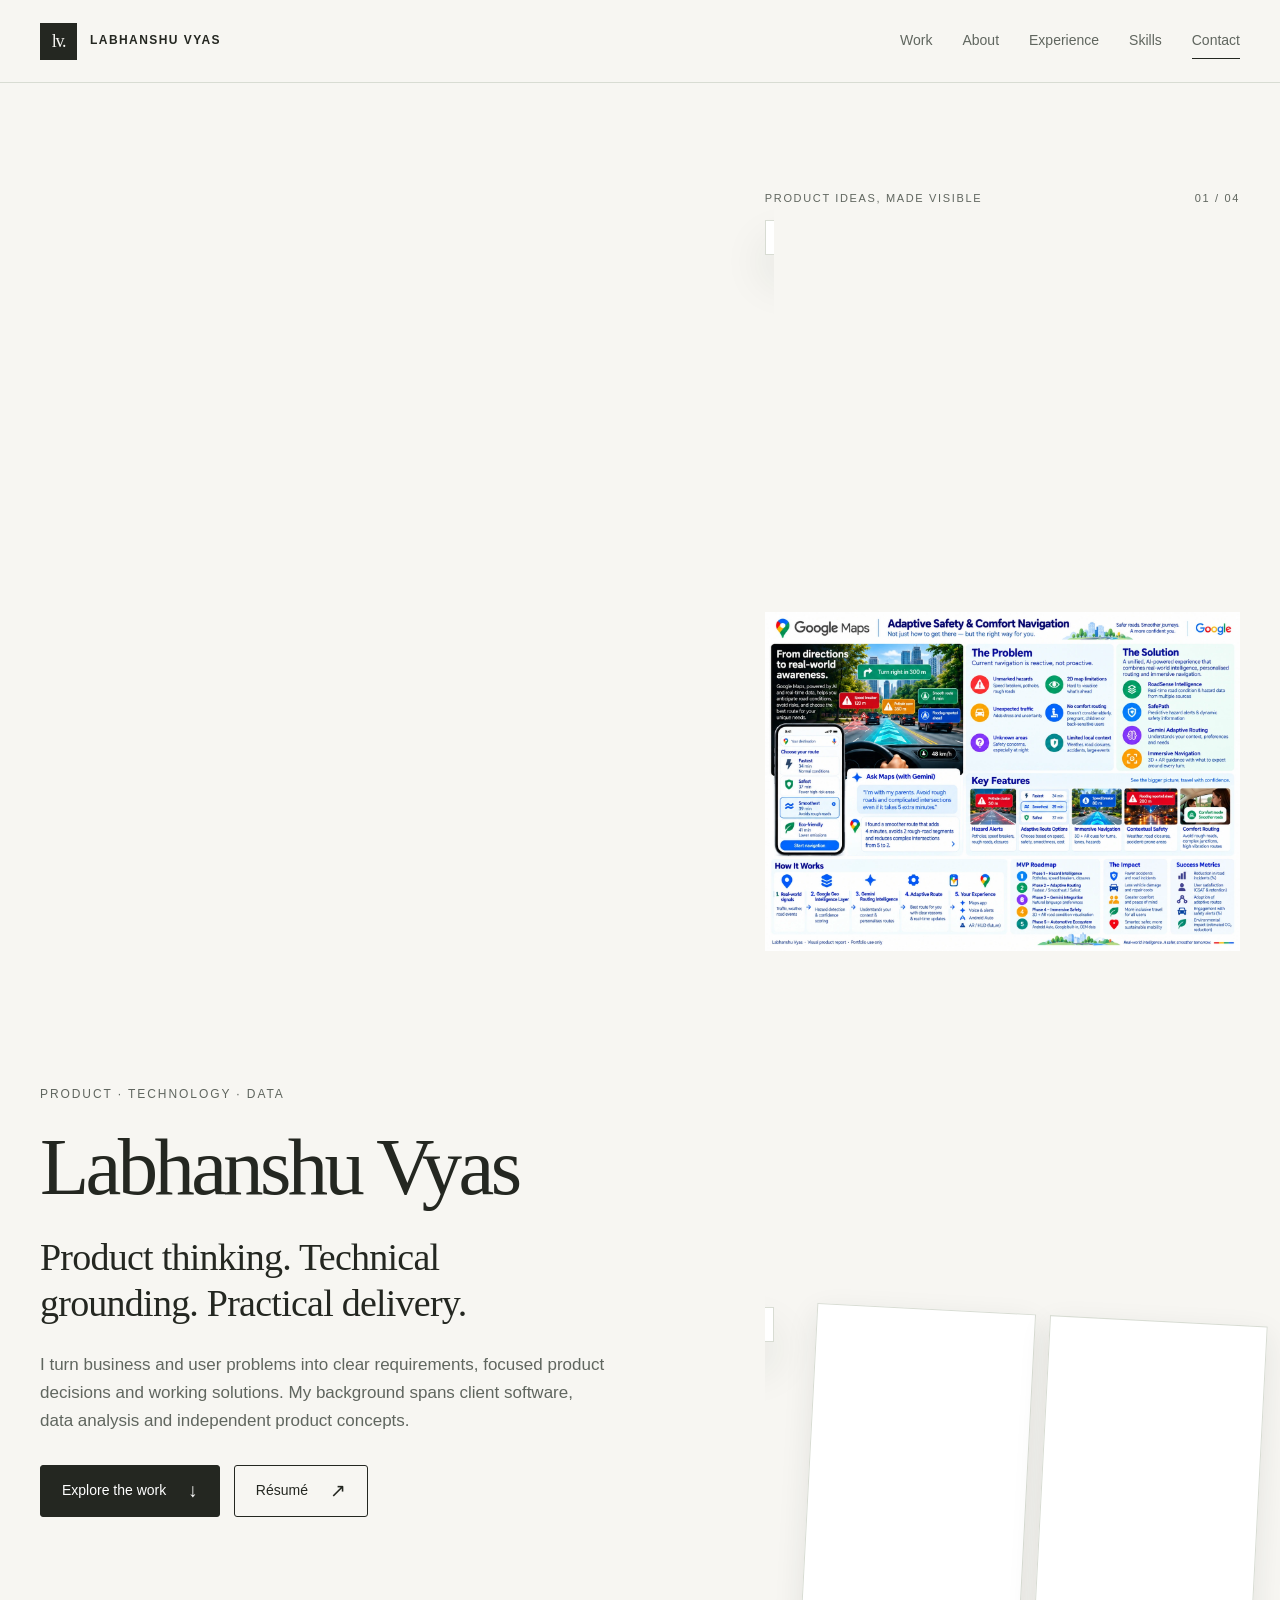
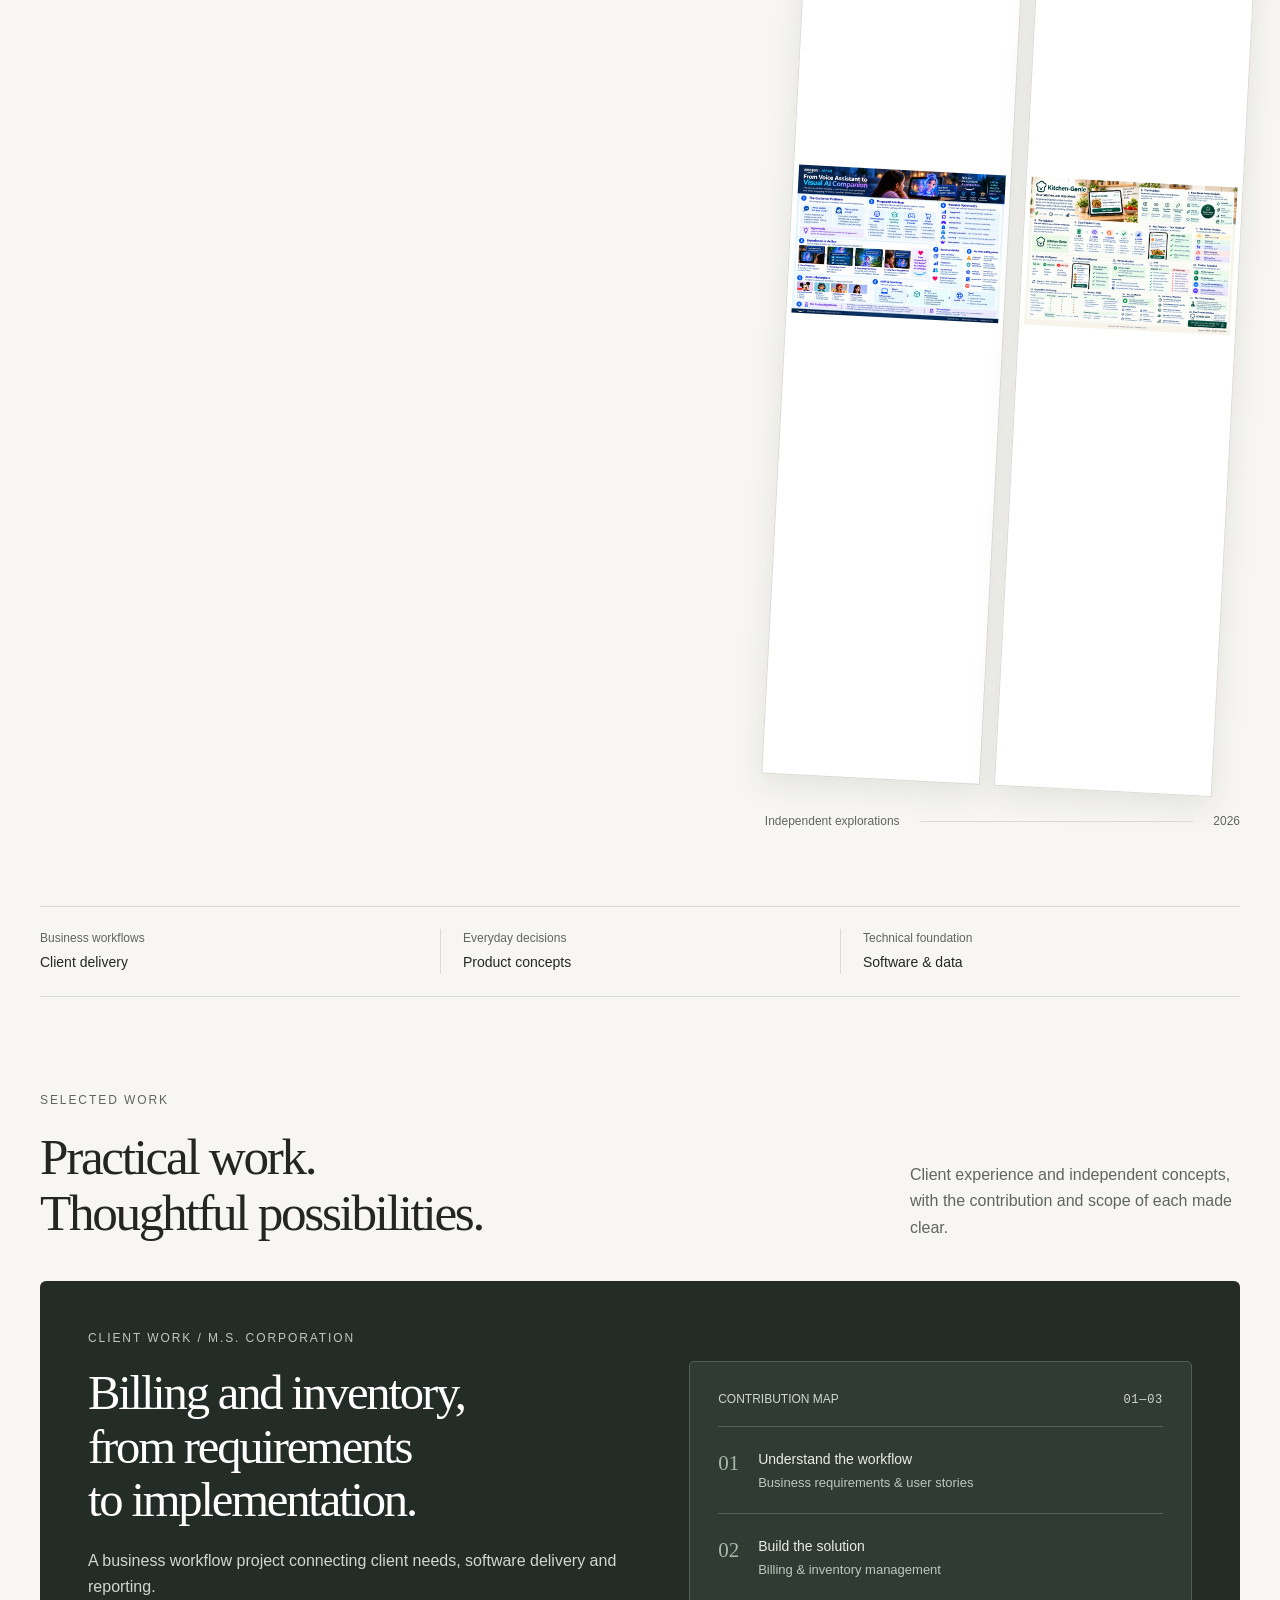
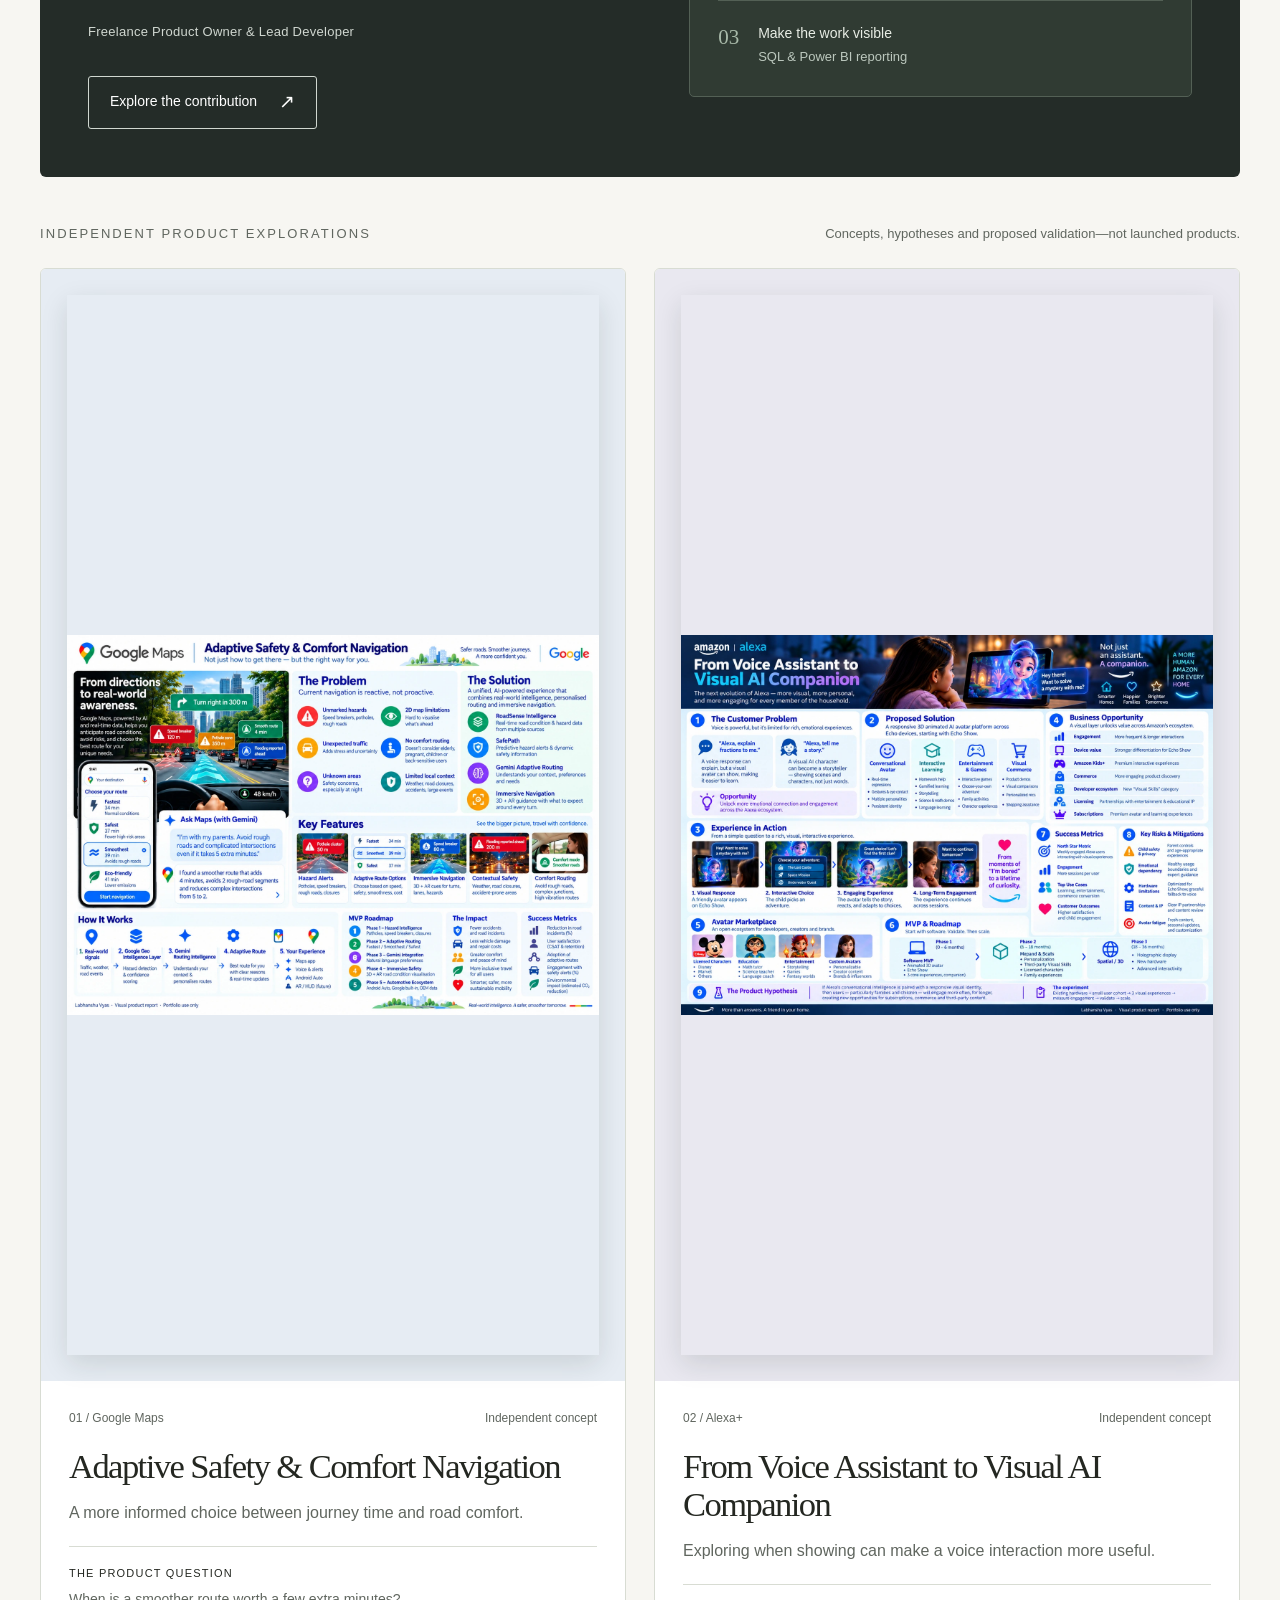
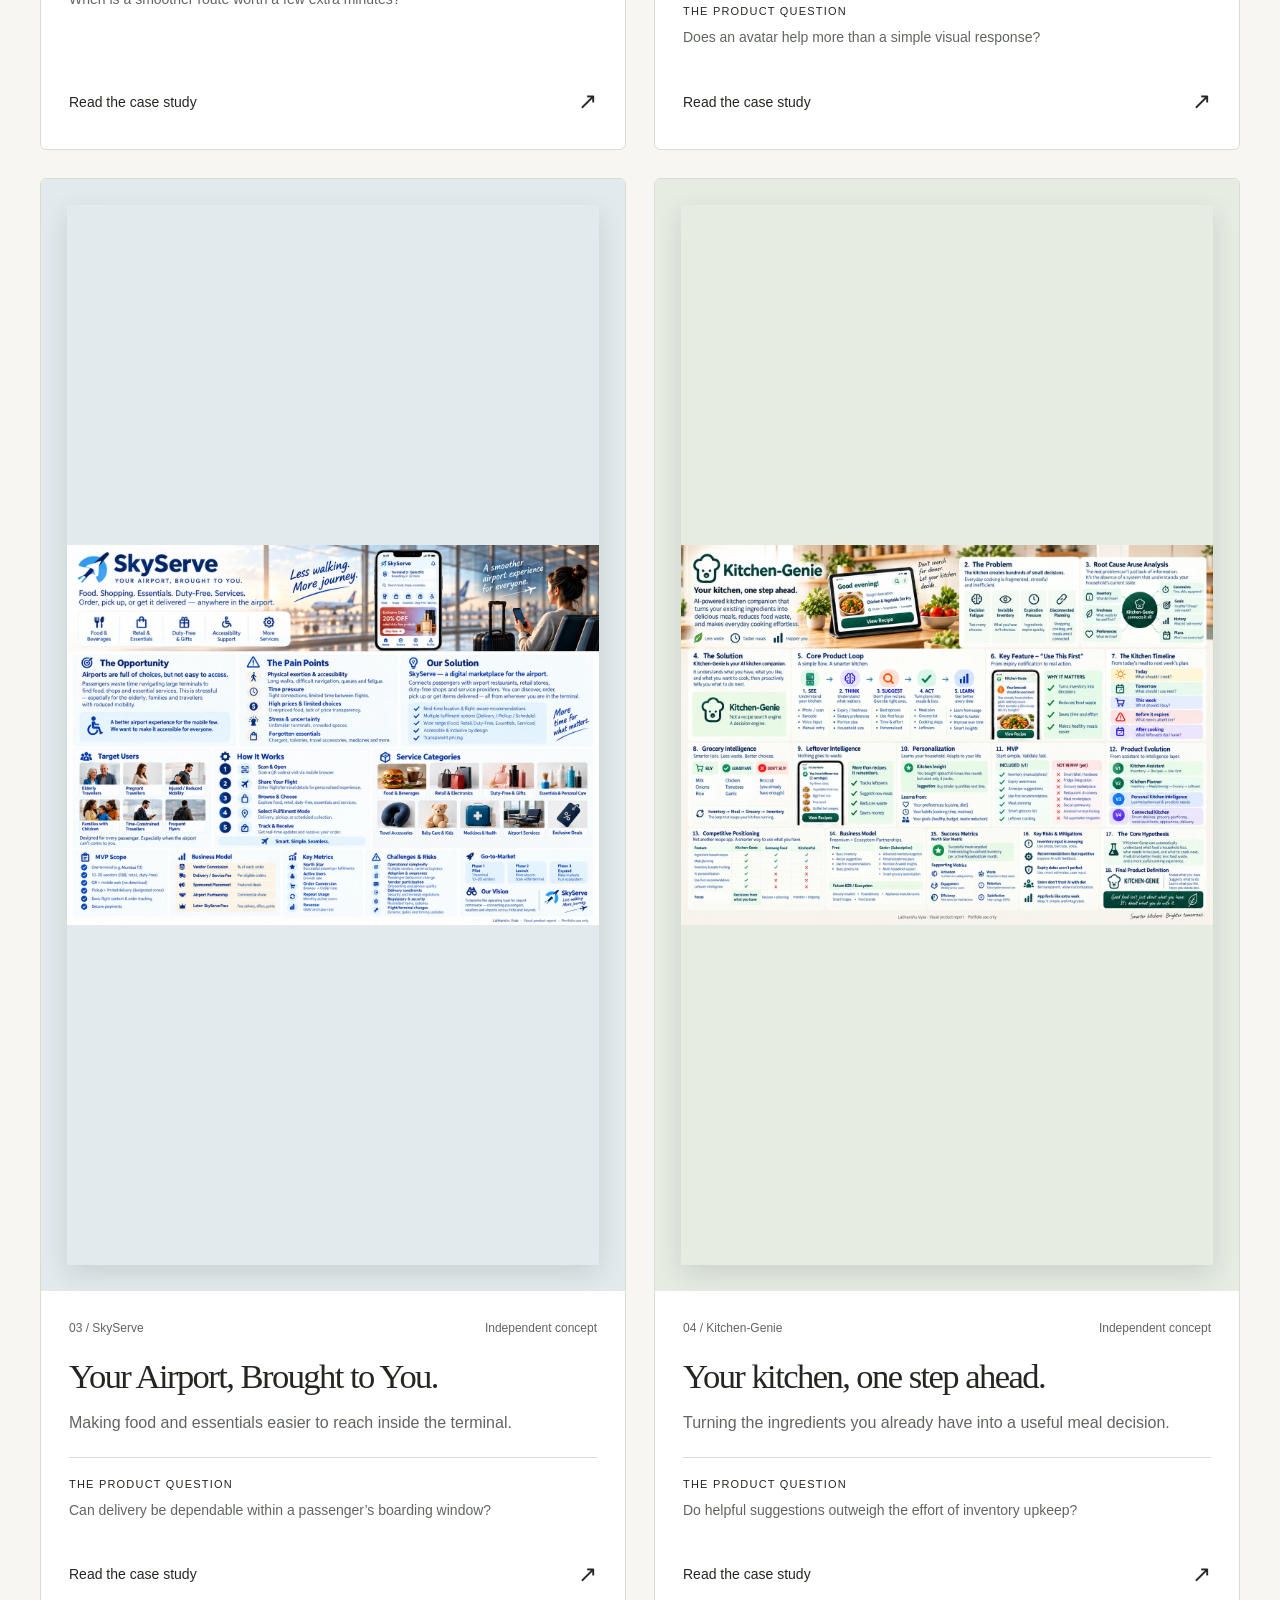
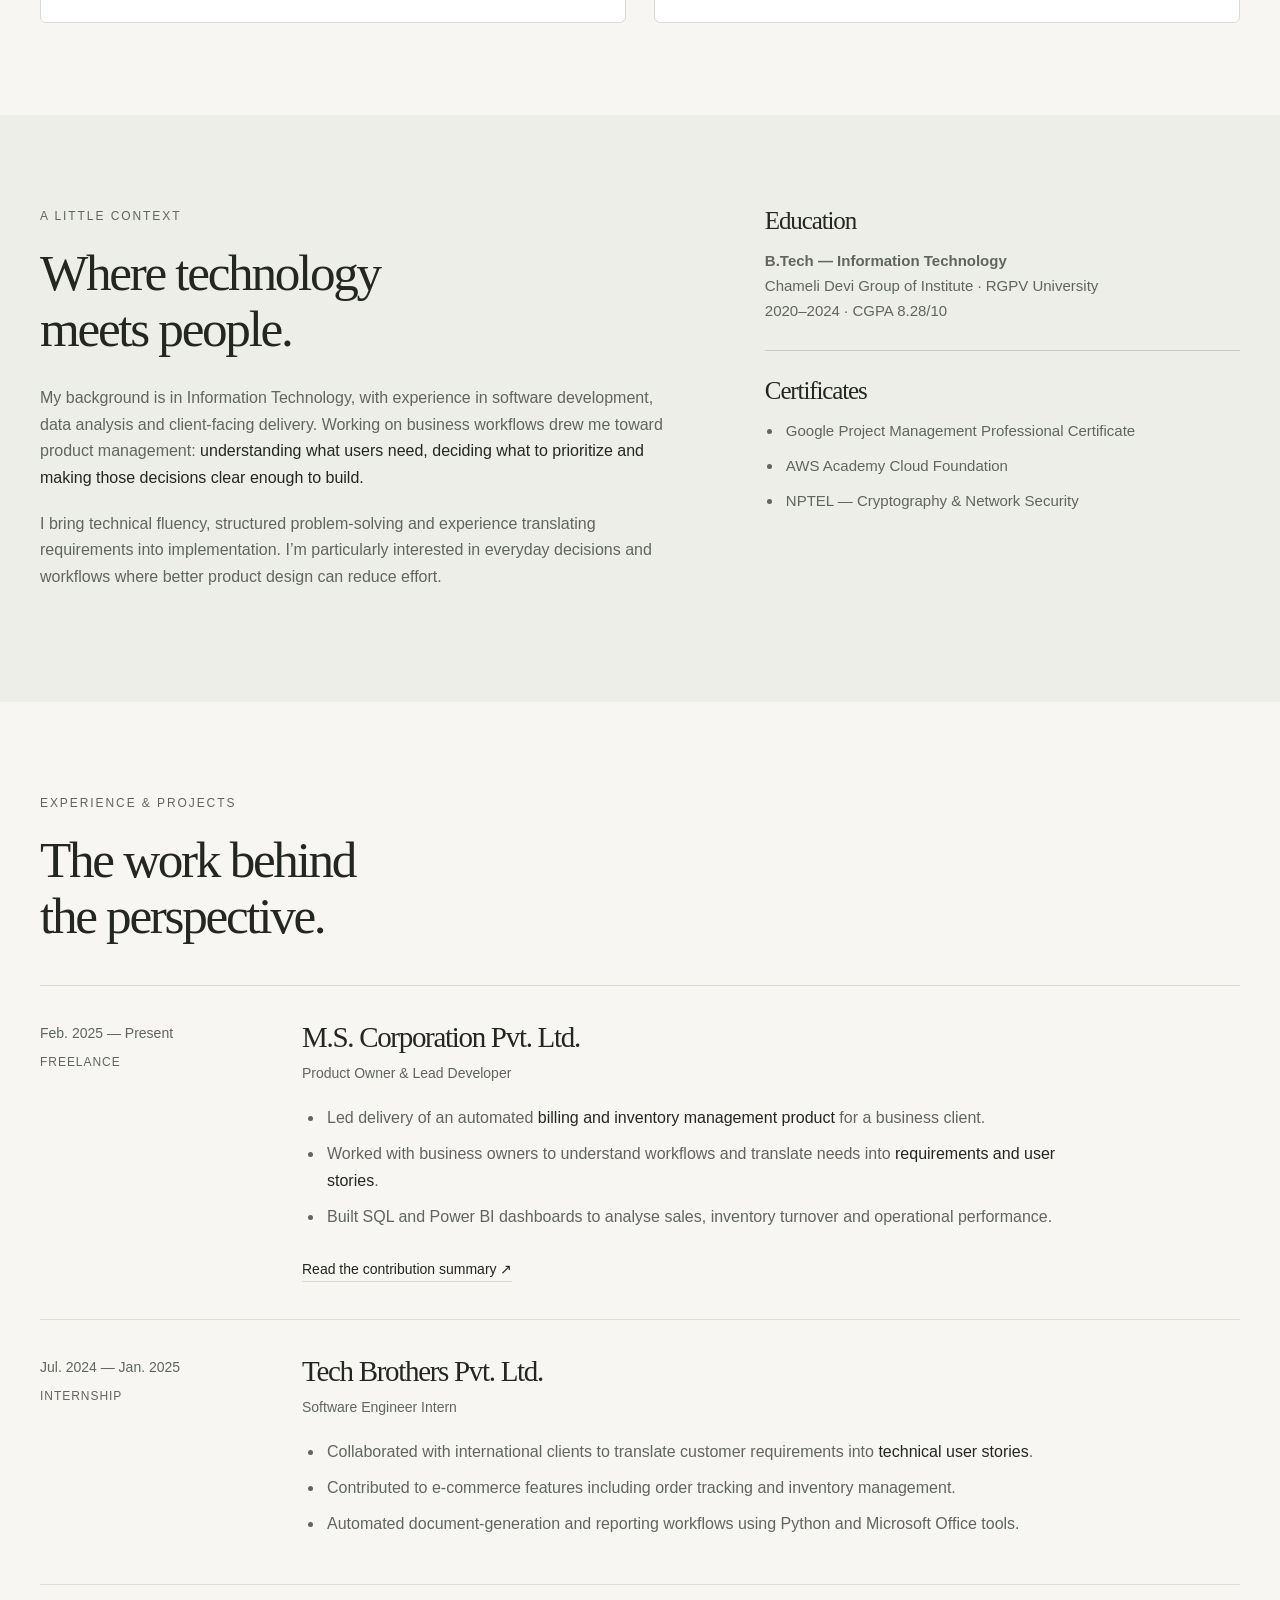
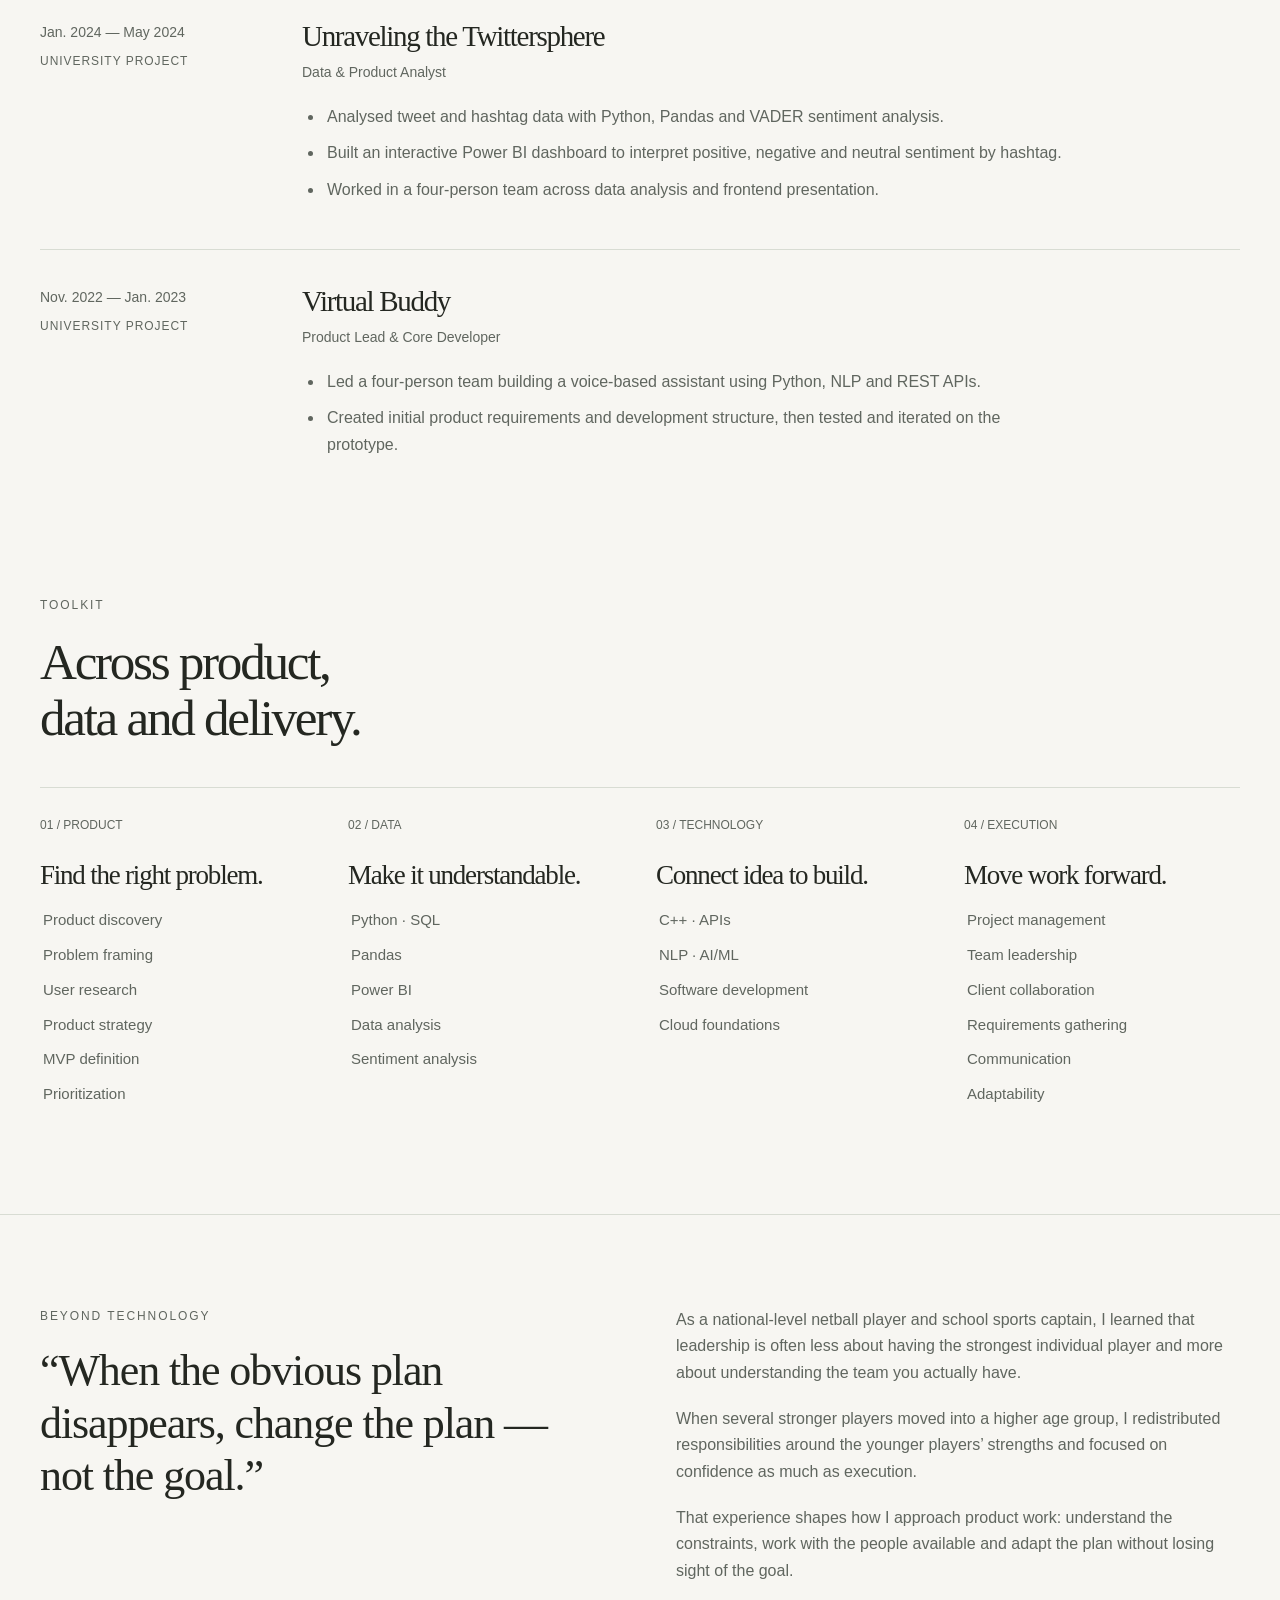
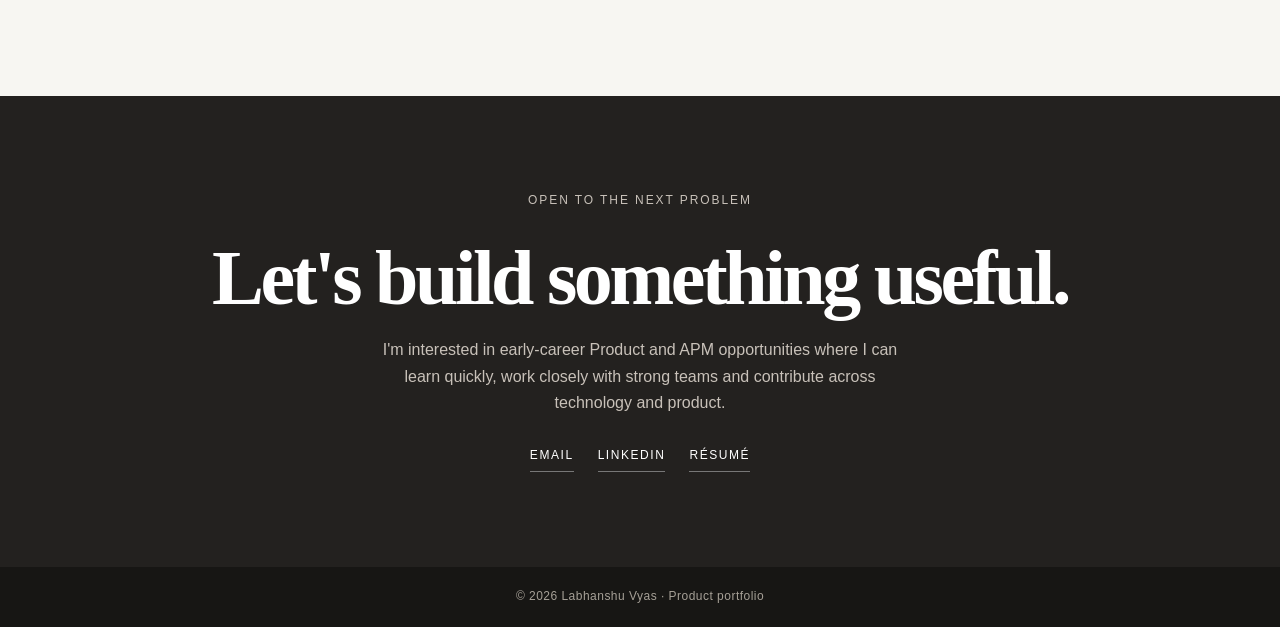
<file: index.html>
<!doctype html>
<html lang="en"><head><meta charset="utf-8"><meta name="viewport" content="width=device-width,initial-scale=1"><meta name="description" content="Labhanshu Vyas — product thinking, technical grounding and practical delivery. Client work and independent product concepts."><meta name="theme-color" content="#f7f6f2"><title>Product portfolio · Labhanshu Vyas</title><link rel="icon" href="assets/favicon.svg" type="image/svg+xml"><link rel="stylesheet" href="styles.css"><script src="script.js" defer></script></head>
<body><a class="skip-link" href="#main">Skip to content</a><header class="nav-shell"><div class="container nav-inner"><a class="brand" href="index.html" aria-label="Labhanshu Vyas home"><span class="brand-mark" aria-hidden="true">lv.</span><span>LABHANSHU VYAS</span></a><button class="nav-toggle" aria-expanded="false" aria-controls="navigation" aria-label="Toggle navigation">Menu</button><nav class="nav-links" id="navigation" aria-label="Main navigation"><a href="index.html#work">Work</a><a href="index.html#about">About</a><a href="index.html#experience">Experience</a><a href="index.html#skills">Skills</a><a href="index.html#contact" class="nav-contact">Contact</a></nav></div></header><main id="main"><section class="hero"><div class="container"><div class="hero-grid"><div><p class="eyebrow">Product · Technology · Data</p><h1 class="hero-name">Labhanshu Vyas</h1><p class="hero-tagline">Product thinking. Technical grounding. Practical delivery.</p><p class="hero-copy">I turn business and user problems into clear requirements, focused product decisions and working solutions. My background spans client software, data analysis and independent product concepts.</p><div class="button-row"><a class="button primary" href="#work">Explore the work <span aria-hidden="true">↓</span></a><a class="button" href="https://drive.google.com/file/d/1_lbn_LmDKM71WYN3ldU_NOQHzYq1nyq_/view?usp=sharing" target="_blank" rel="noopener">Résumé <span aria-hidden="true">↗</span></a></div></div><div class="hero-gallery"><div class="gallery-caption"><span>Product ideas, made visible</span><span>01 / 04</span></div><a class="gallery-main" href="google-maps.html" aria-label="Explore the Google Maps concept"><img src="assets/google-maps-report-thumb.webp" width="1484" height="1060" fetchpriority="high" alt="Google Maps safety and comfort navigation concept"></a><div class="gallery-small"><a href="alexa-plus.html" aria-label="Explore the Alexa+ concept"><img src="assets/alexa-plus-report-thumb.webp" width="1484" height="1060" alt="Alexa+ visual companion concept"></a><a href="kitchen-genie.html" aria-label="Explore the Kitchen-Genie concept"><img src="assets/kitchen-genie-report-thumb.webp" width="1484" height="1060" alt="Kitchen-Genie ingredient and meal planning concept"></a></div><div class="gallery-foot"><span>Independent explorations</span><i aria-hidden="true"></i><span>2026</span></div></div></div><div class="discipline-strip"><div><span>Business workflows</span>Client delivery</div><div><span>Everyday decisions</span>Product concepts</div><div><span>Technical foundation</span>Software &amp; data</div></div></div></section>
<section class="section work-section" id="work"><div class="container"><div class="section-heading"><div><p class="eyebrow">Selected work</p><h2>Practical work.<br>Thoughtful possibilities.</h2></div><p>Client experience and independent concepts, with the contribution and scope of each made clear.</p></div><article class="feature-project"><div><p class="eyebrow">Client work / M.S. Corporation</p><h3>Billing and inventory,<br>from requirements<br>to implementation.</h3><p>A business workflow project connecting client needs, software delivery and reporting.</p><p class="role">Freelance Product Owner &amp; Lead Developer</p><a class="button" href="client-work.html">Explore the contribution <span aria-hidden="true">↗</span></a></div><div class="feature-visual" aria-label="Client project contribution summary"><div class="feature-visual-head"><span>CONTRIBUTION MAP</span><span class="mono">01—03</span></div><div class="scope-row"><span class="scope-number">01</span><div><b>Understand the workflow</b><span>Business requirements &amp; user stories</span></div></div><div class="scope-row"><span class="scope-number">02</span><div><b>Build the solution</b><span>Billing &amp; inventory management</span></div></div><div class="scope-row"><span class="scope-number">03</span><div><b>Make the work visible</b><span>SQL &amp; Power BI reporting</span></div></div></div></article><div class="exploration-head"><p class="eyebrow">Independent product explorations</p><p>Concepts, hypotheses and proposed validation—not launched products.</p></div><div class="project-grid"><article class="project-card" style="--project-bg:#e6ecf3"><a class="project-art" href="google-maps.html" aria-label="Read Google Maps case study"><img src="assets/google-maps-report-thumb.webp" width="1484" height="1060" loading="lazy" decoding="async" alt="Google Maps visual concept report"></a><div class="project-body"><div class="project-meta"><span>01 / Google Maps</span><span>Independent concept</span></div><h3><a href="google-maps.html">Adaptive Safety & Comfort Navigation</a></h3><p>A more informed choice between journey time and road comfort.</p><div class="project-question"><span>The product question</span>When is a smoother route worth a few extra minutes?</div><a class="project-link" href="google-maps.html">Read the case study <span aria-hidden="true">↗</span></a></div></article><article class="project-card" style="--project-bg:#e9e8f0"><a class="project-art" href="alexa-plus.html" aria-label="Read Alexa+ case study"><img src="assets/alexa-plus-report-thumb.webp" width="1484" height="1060" loading="lazy" decoding="async" alt="Alexa+ visual concept report"></a><div class="project-body"><div class="project-meta"><span>02 / Alexa+</span><span>Independent concept</span></div><h3><a href="alexa-plus.html">From Voice Assistant to Visual AI Companion</a></h3><p>Exploring when showing can make a voice interaction more useful.</p><div class="project-question"><span>The product question</span>Does an avatar help more than a simple visual response?</div><a class="project-link" href="alexa-plus.html">Read the case study <span aria-hidden="true">↗</span></a></div></article><article class="project-card" style="--project-bg:#e2eaed"><a class="project-art" href="skyserve.html" aria-label="Read SkyServe case study"><img src="assets/skyserve-report-thumb.webp" width="1484" height="1060" loading="lazy" decoding="async" alt="SkyServe visual concept report"></a><div class="project-body"><div class="project-meta"><span>03 / SkyServe</span><span>Independent concept</span></div><h3><a href="skyserve.html">Your Airport, Brought to You.</a></h3><p>Making food and essentials easier to reach inside the terminal.</p><div class="project-question"><span>The product question</span>Can delivery be dependable within a passenger’s boarding window?</div><a class="project-link" href="skyserve.html">Read the case study <span aria-hidden="true">↗</span></a></div></article><article class="project-card" style="--project-bg:#e6ece2"><a class="project-art" href="kitchen-genie.html" aria-label="Read Kitchen-Genie case study"><img src="assets/kitchen-genie-report-thumb.webp" width="1484" height="1060" loading="lazy" decoding="async" alt="Kitchen-Genie visual concept report"></a><div class="project-body"><div class="project-meta"><span>04 / Kitchen-Genie</span><span>Independent concept</span></div><h3><a href="kitchen-genie.html">Your kitchen, one step ahead.</a></h3><p>Turning the ingredients you already have into a useful meal decision.</p><div class="project-question"><span>The product question</span>Do helpful suggestions outweigh the effort of inventory upkeep?</div><a class="project-link" href="kitchen-genie.html">Read the case study <span aria-hidden="true">↗</span></a></div></article></div></div></section>
<section class="section about-section" id="about"><div class="container about-grid"><div class="about-copy"><p class="eyebrow">A little context</p><h2>Where technology<br>meets people.</h2><p>My background is in Information Technology, with experience in software development, data analysis and client-facing delivery. Working on business workflows drew me toward product management: <strong>understanding what users need, deciding what to prioritize and making those decisions clear enough to build.</strong></p><p>I bring technical fluency, structured problem-solving and experience translating requirements into implementation. I’m particularly interested in everyday decisions and workflows where better product design can reduce effort.</p></div><div><div class="fact-block"><h3>Education</h3><p><strong>B.Tech — Information Technology</strong><br>Chameli Devi Group of Institute · RGPV University<br>2020–2024 · CGPA 8.28/10</p></div><div class="fact-block"><h3>Certificates</h3><ul><li>Google Project Management Professional Certificate</li><li>AWS Academy Cloud Foundation</li><li>NPTEL — Cryptography &amp; Network Security</li></ul></div></div></div></section>
<section class="section" id="experience"><div class="container"><div class="section-heading"><div><p class="eyebrow">Experience &amp; projects</p><h2>The work behind<br>the perspective.</h2></div></div><article class="timeline-item"><div class="timeline-date">Feb. 2025 — Present<span>Freelance</span></div><div class="timeline-content"><h3>M.S. Corporation Pvt. Ltd.</h3><p class="job-role">Product Owner &amp; Lead Developer</p><ul><li>Led delivery of an automated <strong>billing and inventory management product</strong> for a business client.</li><li>Worked with business owners to understand workflows and translate needs into <strong>requirements and user stories</strong>.</li><li>Built SQL and Power BI dashboards to analyse sales, inventory turnover and operational performance.</li></ul><a class="inline-link" href="client-work.html">Read the contribution summary ↗</a></div></article><article class="timeline-item"><div class="timeline-date">Jul. 2024 — Jan. 2025<span>Internship</span></div><div class="timeline-content"><h3>Tech Brothers Pvt. Ltd.</h3><p class="job-role">Software Engineer Intern</p><ul><li>Collaborated with international clients to translate customer requirements into <strong>technical user stories</strong>.</li><li>Contributed to e-commerce features including order tracking and inventory management.</li><li>Automated document-generation and reporting workflows using Python and Microsoft Office tools.</li></ul></div></article><article class="timeline-item"><div class="timeline-date">Jan. 2024 — May 2024<span>University project</span></div><div class="timeline-content"><h3>Unraveling the Twittersphere</h3><p class="job-role">Data &amp; Product Analyst</p><ul><li>Analysed tweet and hashtag data with Python, Pandas and VADER sentiment analysis.</li><li>Built an interactive Power BI dashboard to interpret positive, negative and neutral sentiment by hashtag.</li><li>Worked in a four-person team across data analysis and frontend presentation.</li></ul></div></article><article class="timeline-item"><div class="timeline-date">Nov. 2022 — Jan. 2023<span>University project</span></div><div class="timeline-content"><h3>Virtual Buddy</h3><p class="job-role">Product Lead &amp; Core Developer</p><ul><li>Led a four-person team building a voice-based assistant using Python, NLP and REST APIs.</li><li>Created initial product requirements and development structure, then tested and iterated on the prototype.</li></ul></div></article></div></section>
<section class="section skills-section" id="skills"><div class="container"><div class="section-heading"><div><p class="eyebrow">Toolkit</p><h2>Across product,<br>data and delivery.</h2></div></div><div class="skills-grid"><div><p class="skill-index">01 / PRODUCT</p><h3>Find the right problem.</h3><ul><li>Product discovery</li><li>Problem framing</li><li>User research</li><li>Product strategy</li><li>MVP definition</li><li>Prioritization</li></ul></div><div><p class="skill-index">02 / DATA</p><h3>Make it understandable.</h3><ul><li>Python · SQL</li><li>Pandas</li><li>Power BI</li><li>Data analysis</li><li>Sentiment analysis</li></ul></div><div><p class="skill-index">03 / TECHNOLOGY</p><h3>Connect idea to build.</h3><ul><li>C++ · APIs</li><li>NLP · AI/ML</li><li>Software development</li><li>Cloud foundations</li></ul></div><div><p class="skill-index">04 / EXECUTION</p><h3>Move work forward.</h3><ul><li>Project management</li><li>Team leadership</li><li>Client collaboration</li><li>Requirements gathering</li><li>Communication</li><li>Adaptability</li></ul></div></div></div></section>
<section class="section leadership"><div class="container leadership-grid"><div><p class="eyebrow">Beyond technology</p><blockquote>“When the obvious plan disappears, change the plan — not the goal.”</blockquote></div><div class="leadership-text"><p>As a national-level netball player and school sports captain, I learned that leadership is often less about having the strongest individual player and more about understanding the team you actually have.</p><p>When several stronger players moved into a higher age group, I redistributed responsibilities around the younger players’ strengths and focused on confidence as much as execution.</p><p>That experience shapes how I approach product work: understand the constraints, work with the people available and adapt the plan without losing sight of the goal.</p></div></div></section><section id="contact" class="contact"><div class="container"><p class="eyebrow">Open to the next problem</p><h2>Let's build something useful.</h2><p>I'm interested in early-career Product and APM opportunities where I can learn quickly, work closely with strong teams and contribute across technology and product.</p><div class="contact-links"><a href="mailto:labhanshuvyas21@gmail.com">Email</a><a href="https://www.linkedin.com/in/labhanshu-vyas/" target="_blank" rel="noopener">LinkedIn</a><a href="https://drive.google.com/file/d/1_lbn_LmDKM71WYN3ldU_NOQHzYq1nyq_/view?usp=sharing" target="_blank" rel="noopener">Résumé</a></div></div></section></main><footer class="footer">© <span data-year>2026</span> Labhanshu Vyas · Product portfolio</footer></body></html>
</file>
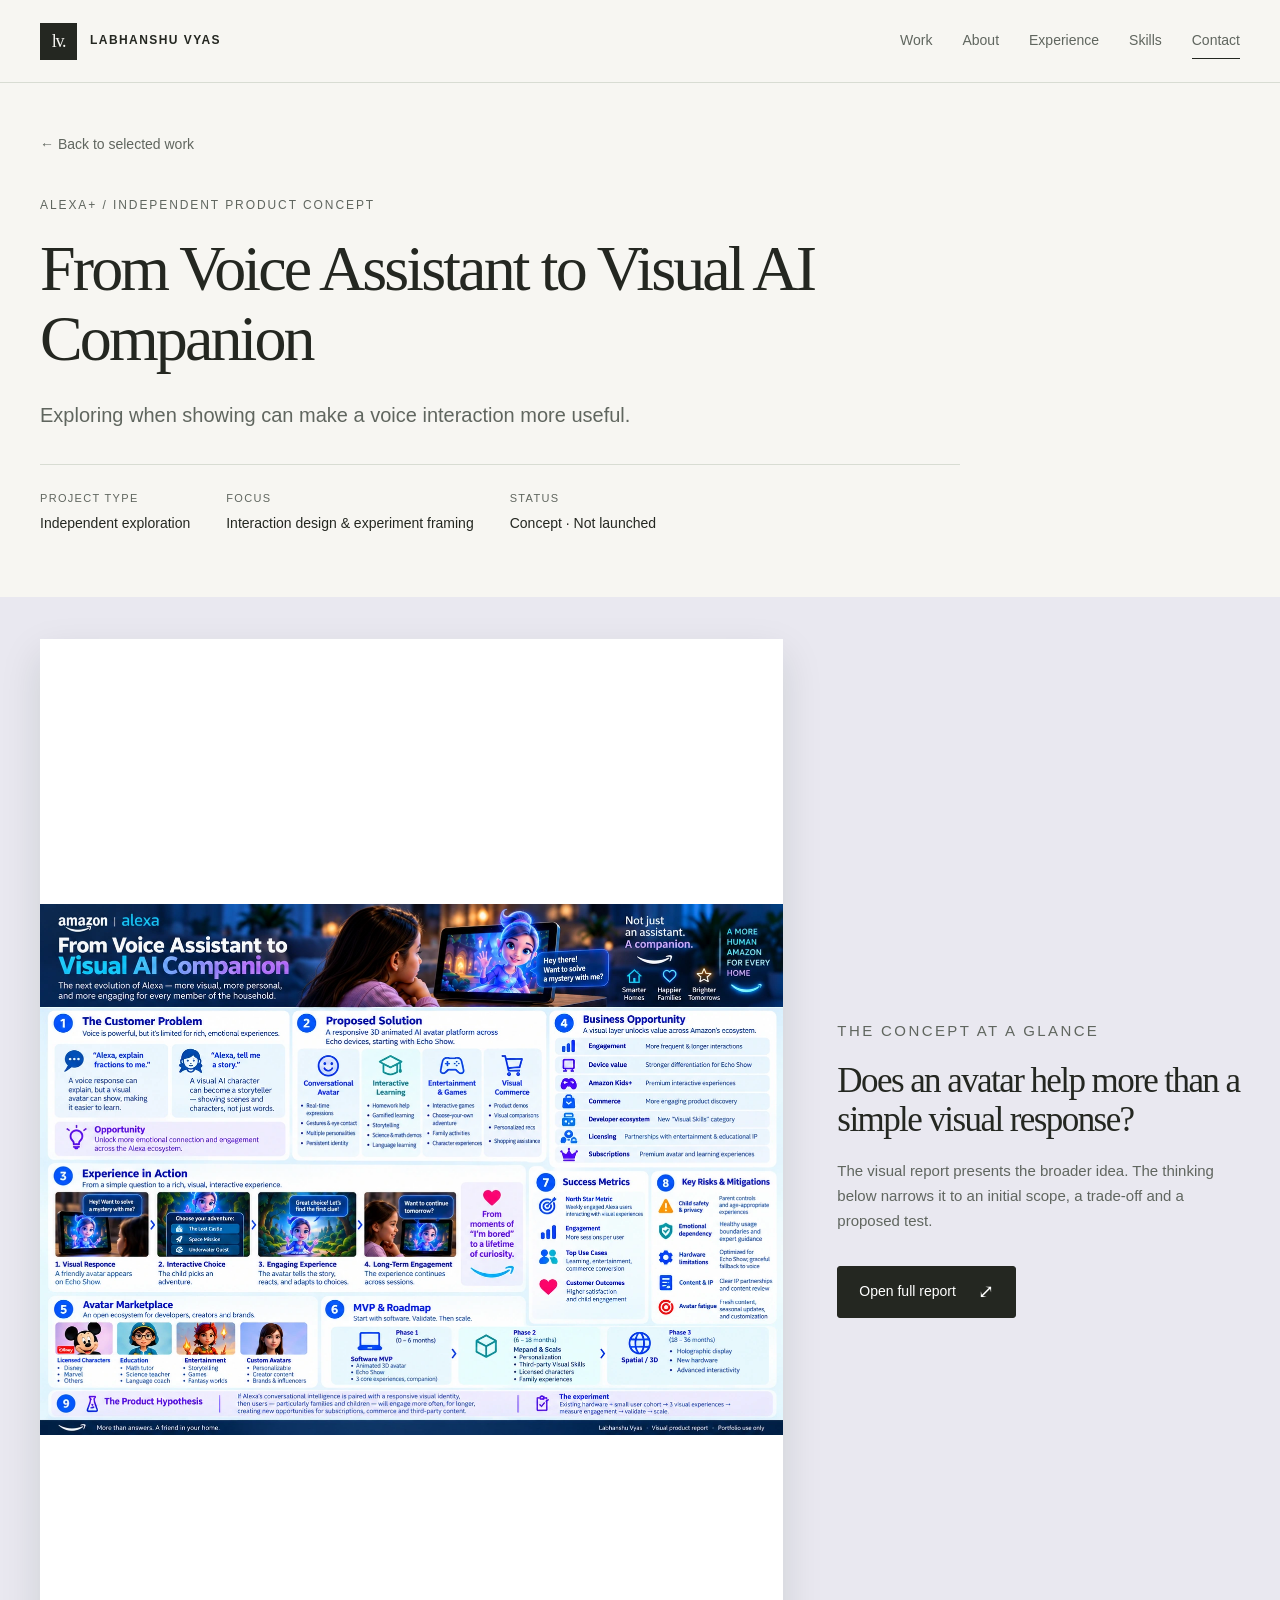
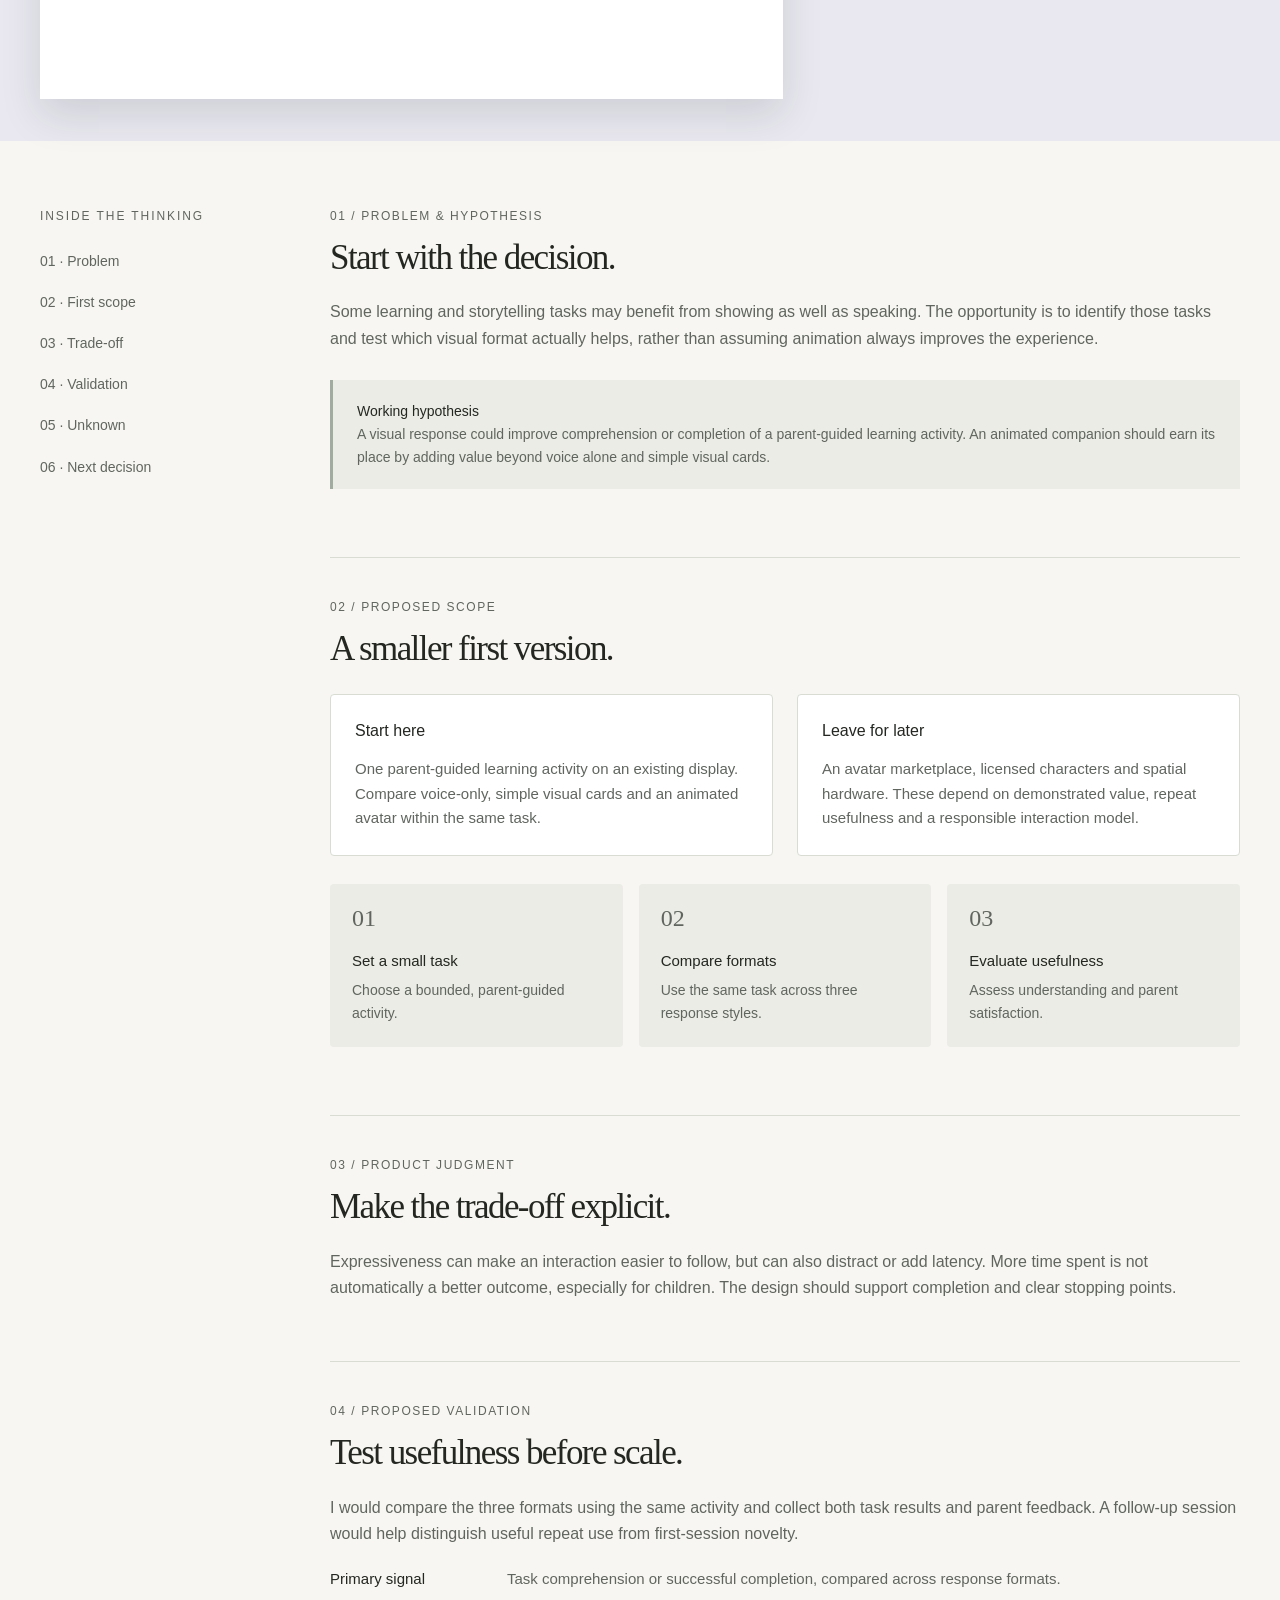
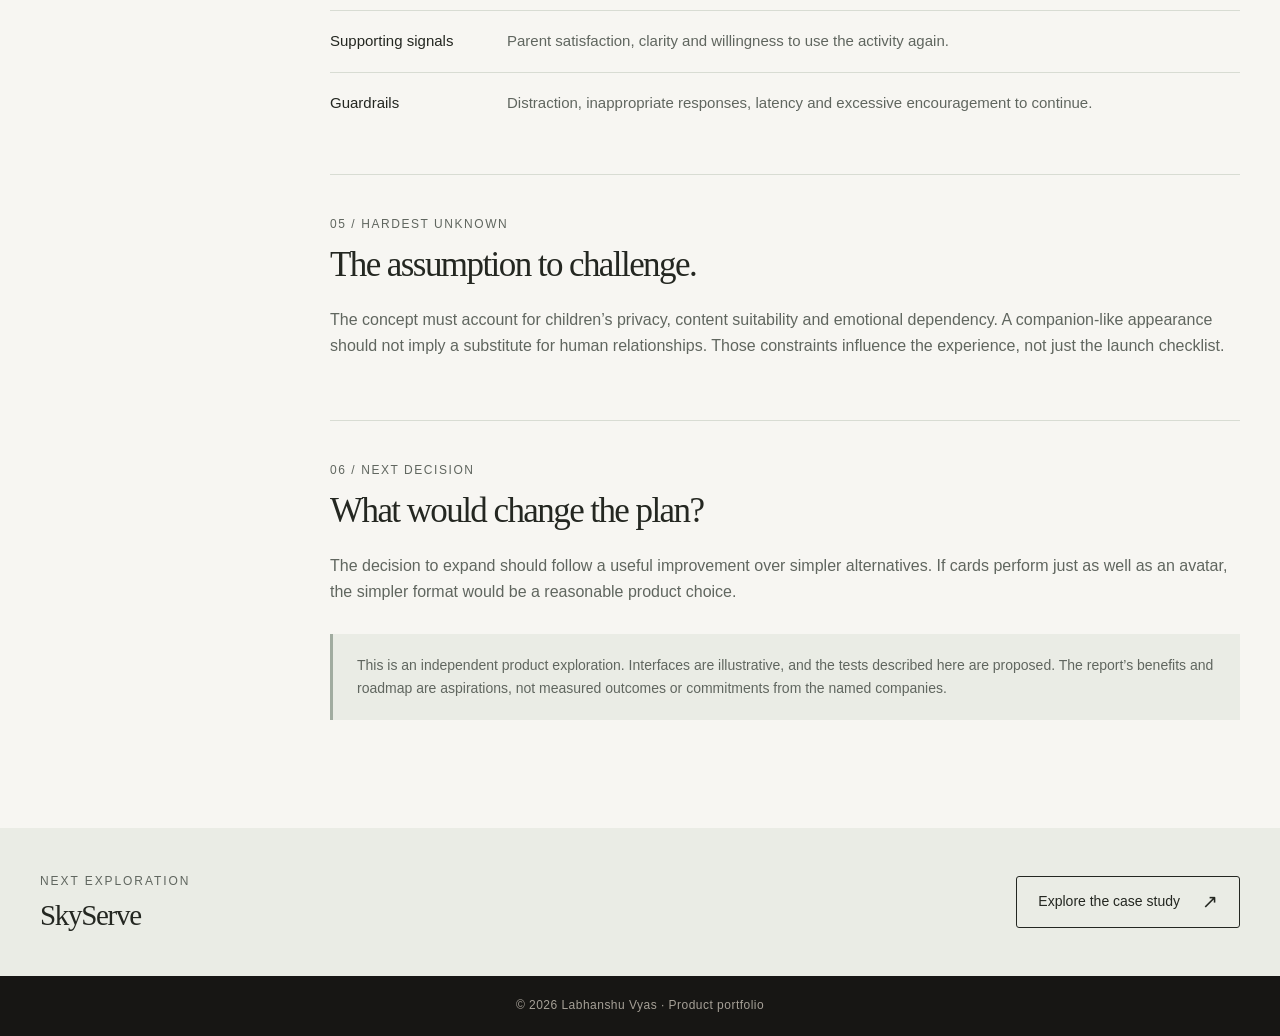
<file: alexa-plus.html>
<!doctype html>
<html lang="en"><head><meta charset="utf-8"><meta name="viewport" content="width=device-width,initial-scale=1"><meta name="description" content="Exploring when showing can make a voice interaction more useful."><meta name="theme-color" content="#f7f6f2"><title>Alexa+ — From Voice Assistant to Visual AI Companion · Labhanshu Vyas</title><link rel="icon" href="assets/favicon.svg" type="image/svg+xml"><link rel="stylesheet" href="styles.css"><script src="script.js" defer></script></head>
<body style="--project-bg:#e9e8f0"><a class="skip-link" href="#main">Skip to content</a><header class="nav-shell"><div class="container nav-inner"><a class="brand" href="index.html" aria-label="Labhanshu Vyas home"><span class="brand-mark" aria-hidden="true">lv.</span><span>LABHANSHU VYAS</span></a><button class="nav-toggle" aria-expanded="false" aria-controls="navigation" aria-label="Toggle navigation">Menu</button><nav class="nav-links" id="navigation" aria-label="Main navigation"><a href="index.html#work">Work</a><a href="index.html#about">About</a><a href="index.html#experience">Experience</a><a href="index.html#skills">Skills</a><a href="index.html#contact" class="nav-contact">Contact</a></nav></div></header><main id="main"><section class="case-top"><div class="container"><a class="back-link" href="index.html#work">← Back to selected work</a><div class="case-hero"><p class="eyebrow">Alexa+ / Independent product concept</p><h1>From Voice Assistant to Visual AI Companion</h1><p class="case-lead">Exploring when showing can make a voice interaction more useful.</p><div class="case-meta"><div><span>Project type</span>Independent exploration</div><div><span>Focus</span>Interaction design & experiment framing</div><div><span>Status</span>Concept · Not launched</div></div></div></div></section><section class="case-visual"><div class="container report-teaser"><img src="assets/alexa-plus-report-thumb.webp" width="1484" height="1060" alt="Alexa+ visual report overview"><div><p class="eyebrow">The concept at a glance</p><h2>Does an avatar help more than a simple visual response?</h2><p>The visual report presents the broader idea. The thinking below narrows it to an initial scope, a trade-off and a proposed test.</p><button class="button primary report-open" type="button" data-report="assets/alexa-plus-report-full.webp" data-title="Alexa+ visual product report">Open full report <span aria-hidden="true">⤢</span></button><noscript><p><a class="inline-link" href="assets/alexa-plus-report-full.webp">View the full report image</a></p></noscript></div></div></section><div class="container case-body"><nav class="case-index" aria-label="Case study sections"><p class="eyebrow">Inside the thinking</p><a href="#problem">01 · Problem</a><a href="#scope">02 · First scope</a><a href="#tradeoff">03 · Trade-off</a><a href="#validation">04 · Validation</a><a href="#unknown">05 · Unknown</a><a href="#next">06 · Next decision</a></nav><div><section class="case-section" id="problem"><p class="reading-label">01 / PROBLEM & HYPOTHESIS</p><h2>Start with the decision.</h2><p>Some learning and storytelling tasks may benefit from showing as well as speaking. The opportunity is to identify those tasks and test which visual format actually helps, rather than assuming animation always improves the experience.</p><div class="case-note"><strong>Working hypothesis</strong><br>A visual response could improve comprehension or completion of a parent-guided learning activity. An animated companion should earn its place by adding value beyond voice alone and simple visual cards.</div></section><section class="case-section" id="scope"><p class="reading-label">02 / PROPOSED SCOPE</p><h2>A smaller first version.</h2><div class="decision-grid"><div class="decision-item"><h3>Start here</h3><p>One parent-guided learning activity on an existing display. Compare voice-only, simple visual cards and an animated avatar within the same task.</p></div><div class="decision-item"><h3>Leave for later</h3><p>An avatar marketplace, licensed characters and spatial hardware. These depend on demonstrated value, repeat usefulness and a responsible interaction model.</p></div></div><div class="process" aria-label="Proposed user journey"><div class="process-step"><b>01</b><h3>Set a small task</h3><p>Choose a bounded, parent-guided activity.</p></div><div class="process-step"><b>02</b><h3>Compare formats</h3><p>Use the same task across three response styles.</p></div><div class="process-step"><b>03</b><h3>Evaluate usefulness</h3><p>Assess understanding and parent satisfaction.</p></div></div></section><section class="case-section" id="tradeoff"><p class="reading-label">03 / PRODUCT JUDGMENT</p><h2>Make the trade-off explicit.</h2><p>Expressiveness can make an interaction easier to follow, but can also distract or add latency. More time spent is not automatically a better outcome, especially for children. The design should support completion and clear stopping points.</p></section><section class="case-section" id="validation"><p class="reading-label">04 / PROPOSED VALIDATION</p><h2>Test usefulness before scale.</h2><p>I would compare the three formats using the same activity and collect both task results and parent feedback. A follow-up session would help distinguish useful repeat use from first-session novelty.</p><dl class="measure-list"><div><dt>Primary signal</dt><dd>Task comprehension or successful completion, compared across response formats.</dd></div><div><dt>Supporting signals</dt><dd>Parent satisfaction, clarity and willingness to use the activity again.</dd></div><div><dt>Guardrails</dt><dd>Distraction, inappropriate responses, latency and excessive encouragement to continue.</dd></div></dl></section><section class="case-section" id="unknown"><p class="reading-label">05 / HARDEST UNKNOWN</p><h2>The assumption to challenge.</h2><p>The concept must account for children’s privacy, content suitability and emotional dependency. A companion-like appearance should not imply a substitute for human relationships. Those constraints influence the experience, not just the launch checklist.</p></section><section class="case-section" id="next"><p class="reading-label">06 / NEXT DECISION</p><h2>What would change the plan?</h2><p>The decision to expand should follow a useful improvement over simpler alternatives. If cards perform just as well as an avatar, the simpler format would be a reasonable product choice.</p><p class="case-note">This is an independent product exploration. Interfaces are illustrative, and the tests described here are proposed. The report’s benefits and roadmap are aspirations, not measured outcomes or commitments from the named companies.</p></section></div></div><section class="case-next"><div class="container"><div><p class="eyebrow">Next exploration</p><h3>SkyServe</h3></div><a class="button" href="skyserve.html">Explore the case study <span aria-hidden="true">↗</span></a></div></section></main><dialog class="report-dialog" id="reportViewer" aria-labelledby="viewerTitle"><div class="viewer-toolbar"><span class="viewer-title" id="viewerTitle">Visual product report</span><div class="viewer-controls"><button type="button" data-zoom="out" aria-label="Zoom out">−</button><output aria-label="Zoom level" aria-live="polite">100%</output><button type="button" data-zoom="in" aria-label="Zoom in">+</button><button type="button" data-zoom="fit">Fit</button><button type="button" data-zoom="actual">100%</button><button type="button" data-close-viewer aria-label="Close report">Close ×</button></div></div><p class="viewer-status" role="status">Loading the full-resolution report…</p><div class="viewer-viewport" aria-label="Scrollable report"><div class="viewer-canvas"><img id="viewerImage" alt="Visual product report" hidden></div></div><p class="viewer-help">Use + and − to zoom, then scroll to read. Press Escape to close.</p></dialog><footer class="footer">© <span data-year>2026</span> Labhanshu Vyas · Product portfolio</footer></body></html>
</file>
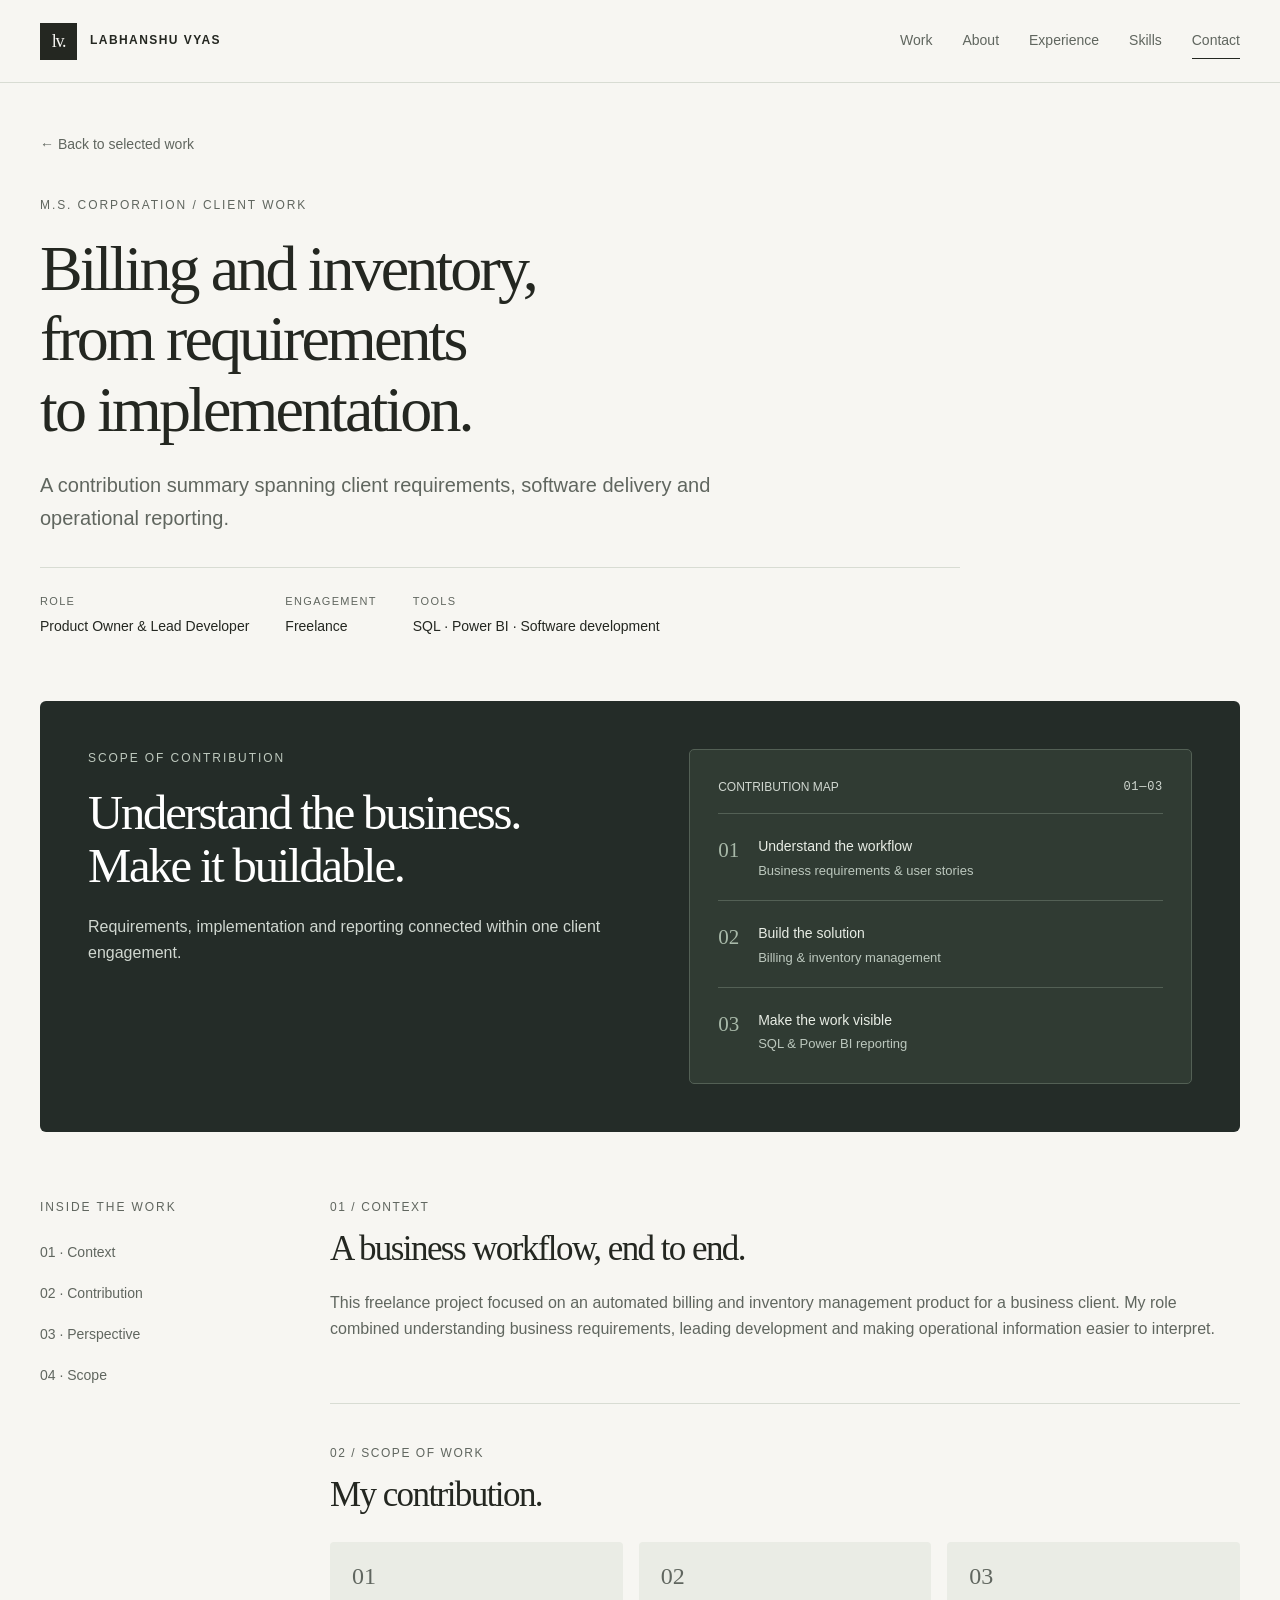
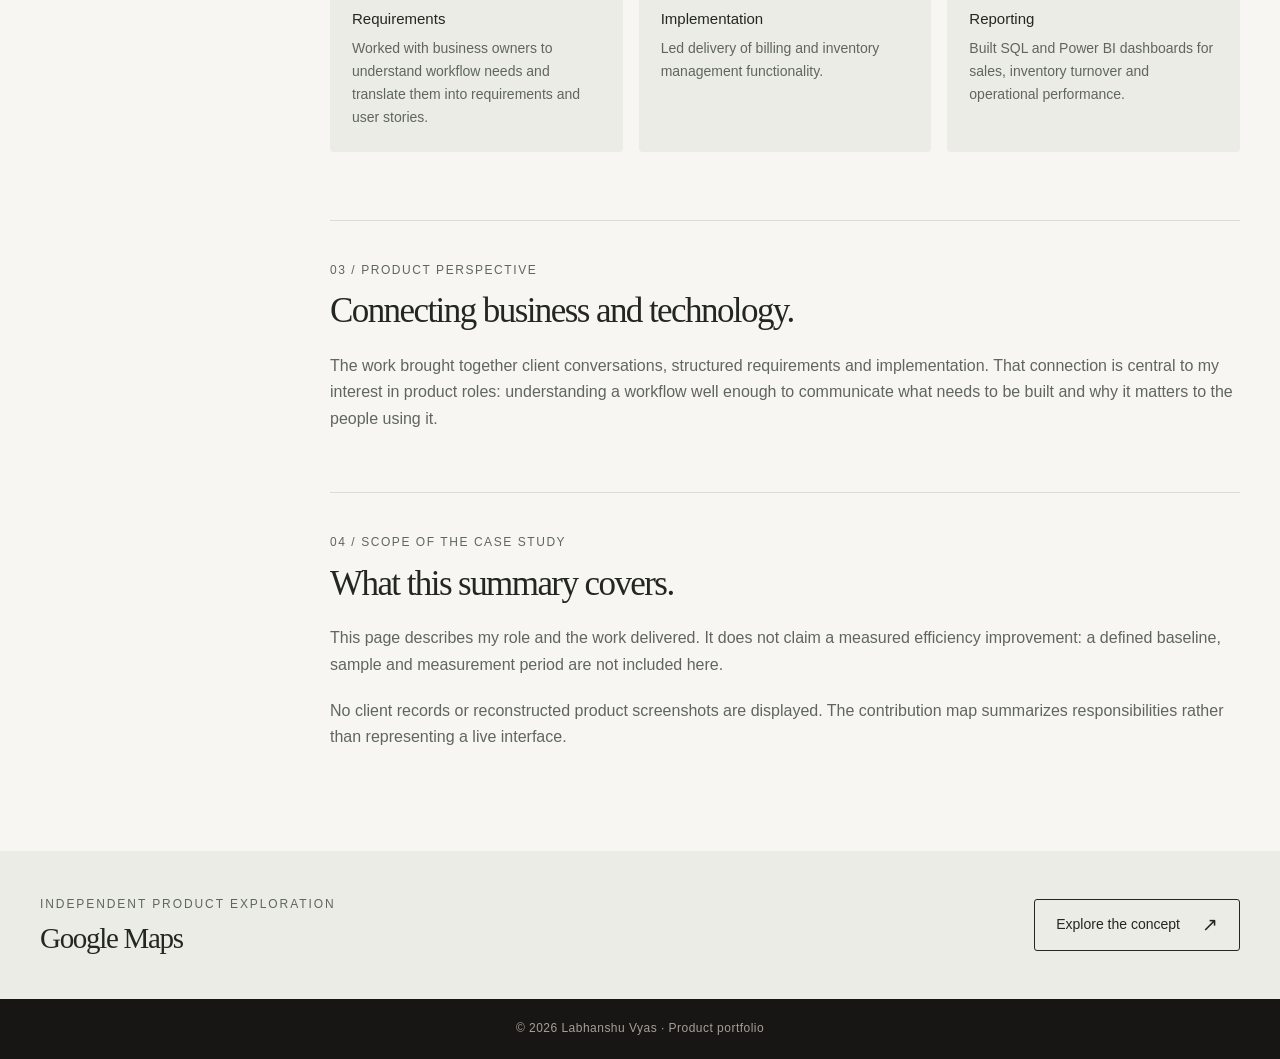
<file: client-work.html>
<!doctype html>
<html lang="en"><head><meta charset="utf-8"><meta name="viewport" content="width=device-width,initial-scale=1"><meta name="description" content="Client requirements, billing and inventory software delivery, and SQL / Power BI reporting."><meta name="theme-color" content="#f7f6f2"><title>Billing &amp; inventory — client contribution · Labhanshu Vyas</title><link rel="icon" href="assets/favicon.svg" type="image/svg+xml"><link rel="stylesheet" href="styles.css"><script src="script.js" defer></script></head>
<body><a class="skip-link" href="#main">Skip to content</a><header class="nav-shell"><div class="container nav-inner"><a class="brand" href="index.html" aria-label="Labhanshu Vyas home"><span class="brand-mark" aria-hidden="true">lv.</span><span>LABHANSHU VYAS</span></a><button class="nav-toggle" aria-expanded="false" aria-controls="navigation" aria-label="Toggle navigation">Menu</button><nav class="nav-links" id="navigation" aria-label="Main navigation"><a href="index.html#work">Work</a><a href="index.html#about">About</a><a href="index.html#experience">Experience</a><a href="index.html#skills">Skills</a><a href="index.html#contact" class="nav-contact">Contact</a></nav></div></header><main id="main"><section class="case-top"><div class="container"><a class="back-link" href="index.html#work">← Back to selected work</a><div class="case-hero"><p class="eyebrow">M.S. Corporation / Client work</p><h1>Billing and inventory,<br>from requirements<br>to implementation.</h1><p class="case-lead">A contribution summary spanning client requirements, software delivery and operational reporting.</p><div class="case-meta"><div><span>Role</span>Product Owner &amp; Lead Developer</div><div><span>Engagement</span>Freelance</div><div><span>Tools</span>SQL · Power BI · Software development</div></div></div></div></section><section class="container feature-project"><div><p class="eyebrow">Scope of contribution</p><h3>Understand the business.<br>Make it buildable.</h3><p>Requirements, implementation and reporting connected within one client engagement.</p></div><div class="feature-visual" aria-label="Client project contribution summary"><div class="feature-visual-head"><span>CONTRIBUTION MAP</span><span class="mono">01—03</span></div><div class="scope-row"><span class="scope-number">01</span><div><b>Understand the workflow</b><span>Business requirements &amp; user stories</span></div></div><div class="scope-row"><span class="scope-number">02</span><div><b>Build the solution</b><span>Billing &amp; inventory management</span></div></div><div class="scope-row"><span class="scope-number">03</span><div><b>Make the work visible</b><span>SQL &amp; Power BI reporting</span></div></div></div></section><div class="container case-body"><nav class="case-index" aria-label="Case study sections"><p class="eyebrow">Inside the work</p><a href="#context">01 · Context</a><a href="#contribution">02 · Contribution</a><a href="#connection">03 · Perspective</a><a href="#boundaries">04 · Scope</a></nav><div><section class="case-section" id="context"><p class="reading-label">01 / CONTEXT</p><h2>A business workflow, end to end.</h2><p>This freelance project focused on an automated billing and inventory management product for a business client. My role combined understanding business requirements, leading development and making operational information easier to interpret.</p></section><section class="case-section" id="contribution"><p class="reading-label">02 / SCOPE OF WORK</p><h2>My contribution.</h2><div class="process"><div class="process-step"><b>01</b><h3>Requirements</h3><p>Worked with business owners to understand workflow needs and translate them into requirements and user stories.</p></div><div class="process-step"><b>02</b><h3>Implementation</h3><p>Led delivery of billing and inventory management functionality.</p></div><div class="process-step"><b>03</b><h3>Reporting</h3><p>Built SQL and Power BI dashboards for sales, inventory turnover and operational performance.</p></div></div></section><section class="case-section" id="connection"><p class="reading-label">03 / PRODUCT PERSPECTIVE</p><h2>Connecting business and technology.</h2><p>The work brought together client conversations, structured requirements and implementation. That connection is central to my interest in product roles: understanding a workflow well enough to communicate what needs to be built and why it matters to the people using it.</p></section><section class="case-section" id="boundaries"><p class="reading-label">04 / SCOPE OF THE CASE STUDY</p><h2>What this summary covers.</h2><p>This page describes my role and the work delivered. It does not claim a measured efficiency improvement: a defined baseline, sample and measurement period are not included here.</p><p>No client records or reconstructed product screenshots are displayed. The contribution map summarizes responsibilities rather than representing a live interface.</p></section></div></div><section class="case-next"><div class="container"><div><p class="eyebrow">Independent product exploration</p><h3>Google Maps</h3></div><a class="button" href="google-maps.html">Explore the concept <span aria-hidden="true">↗</span></a></div></section></main><footer class="footer">© <span data-year>2026</span> Labhanshu Vyas · Product portfolio</footer></body></html>
</file>
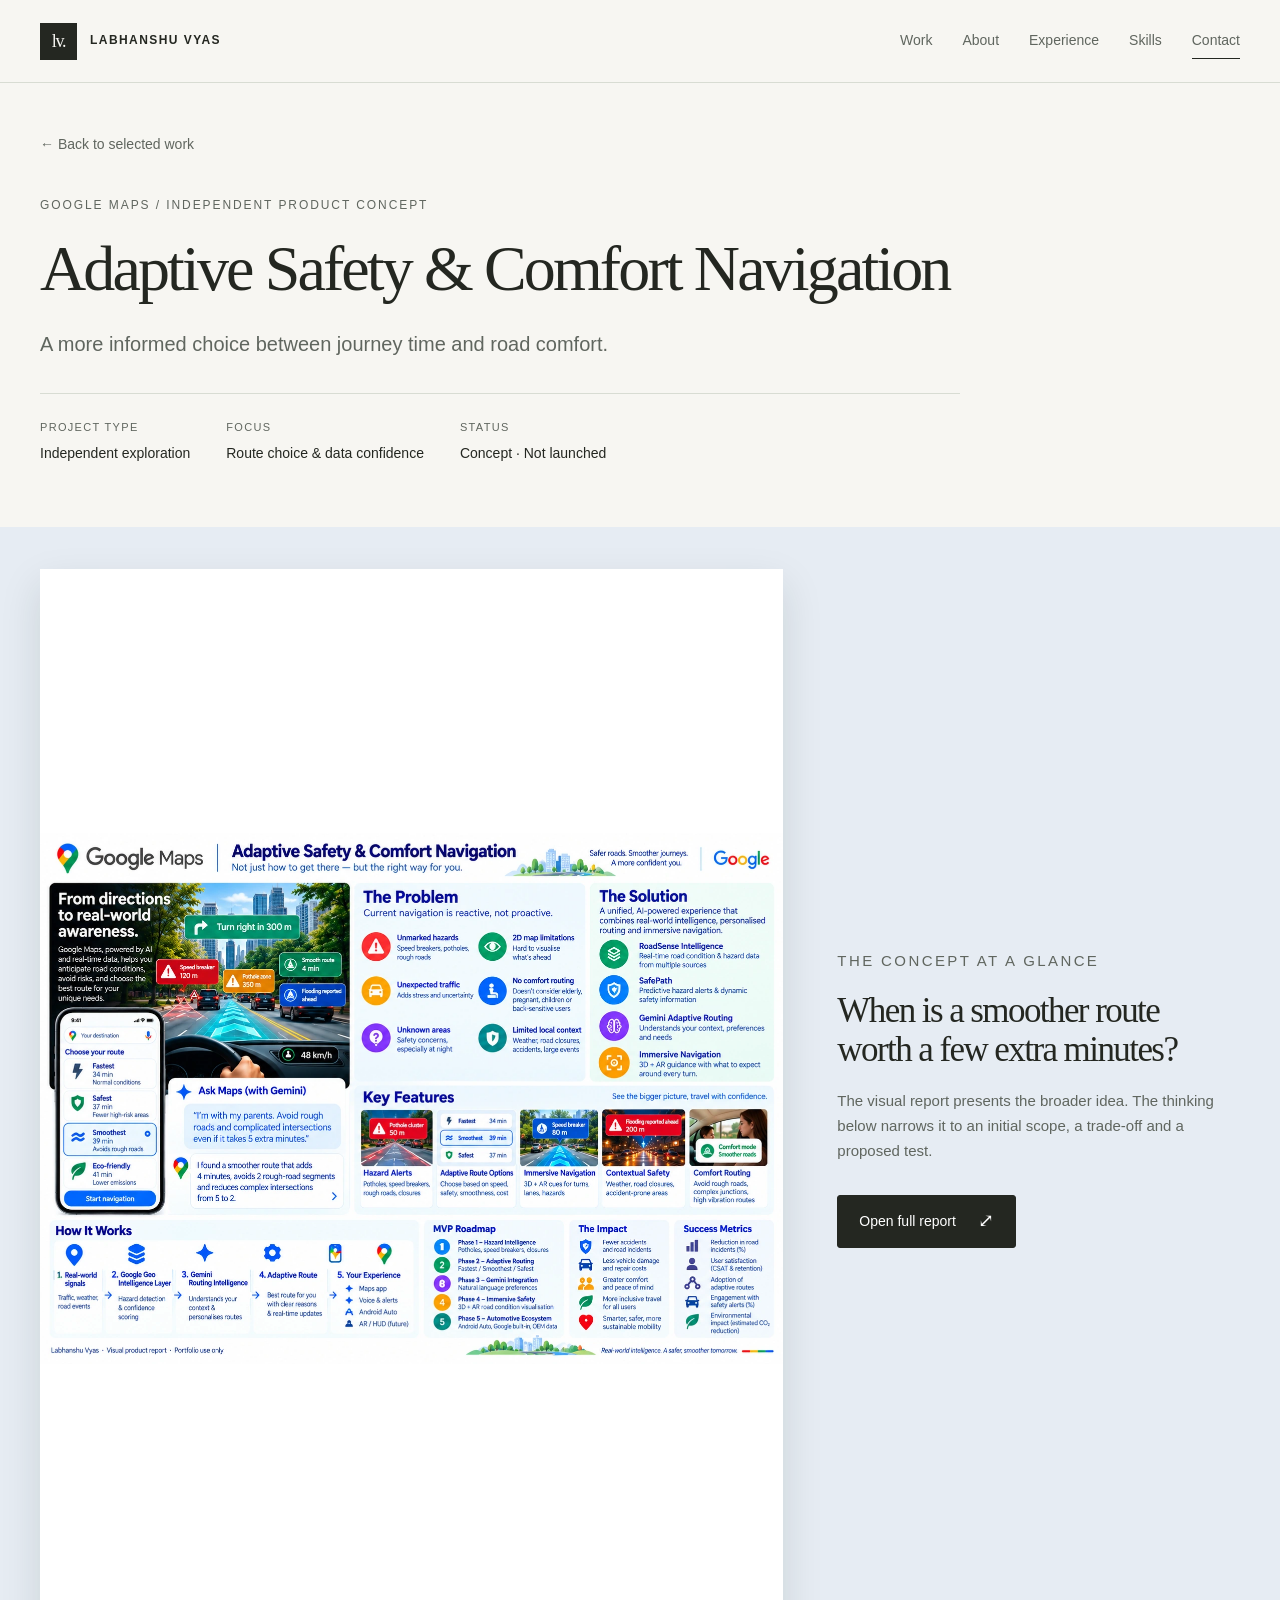
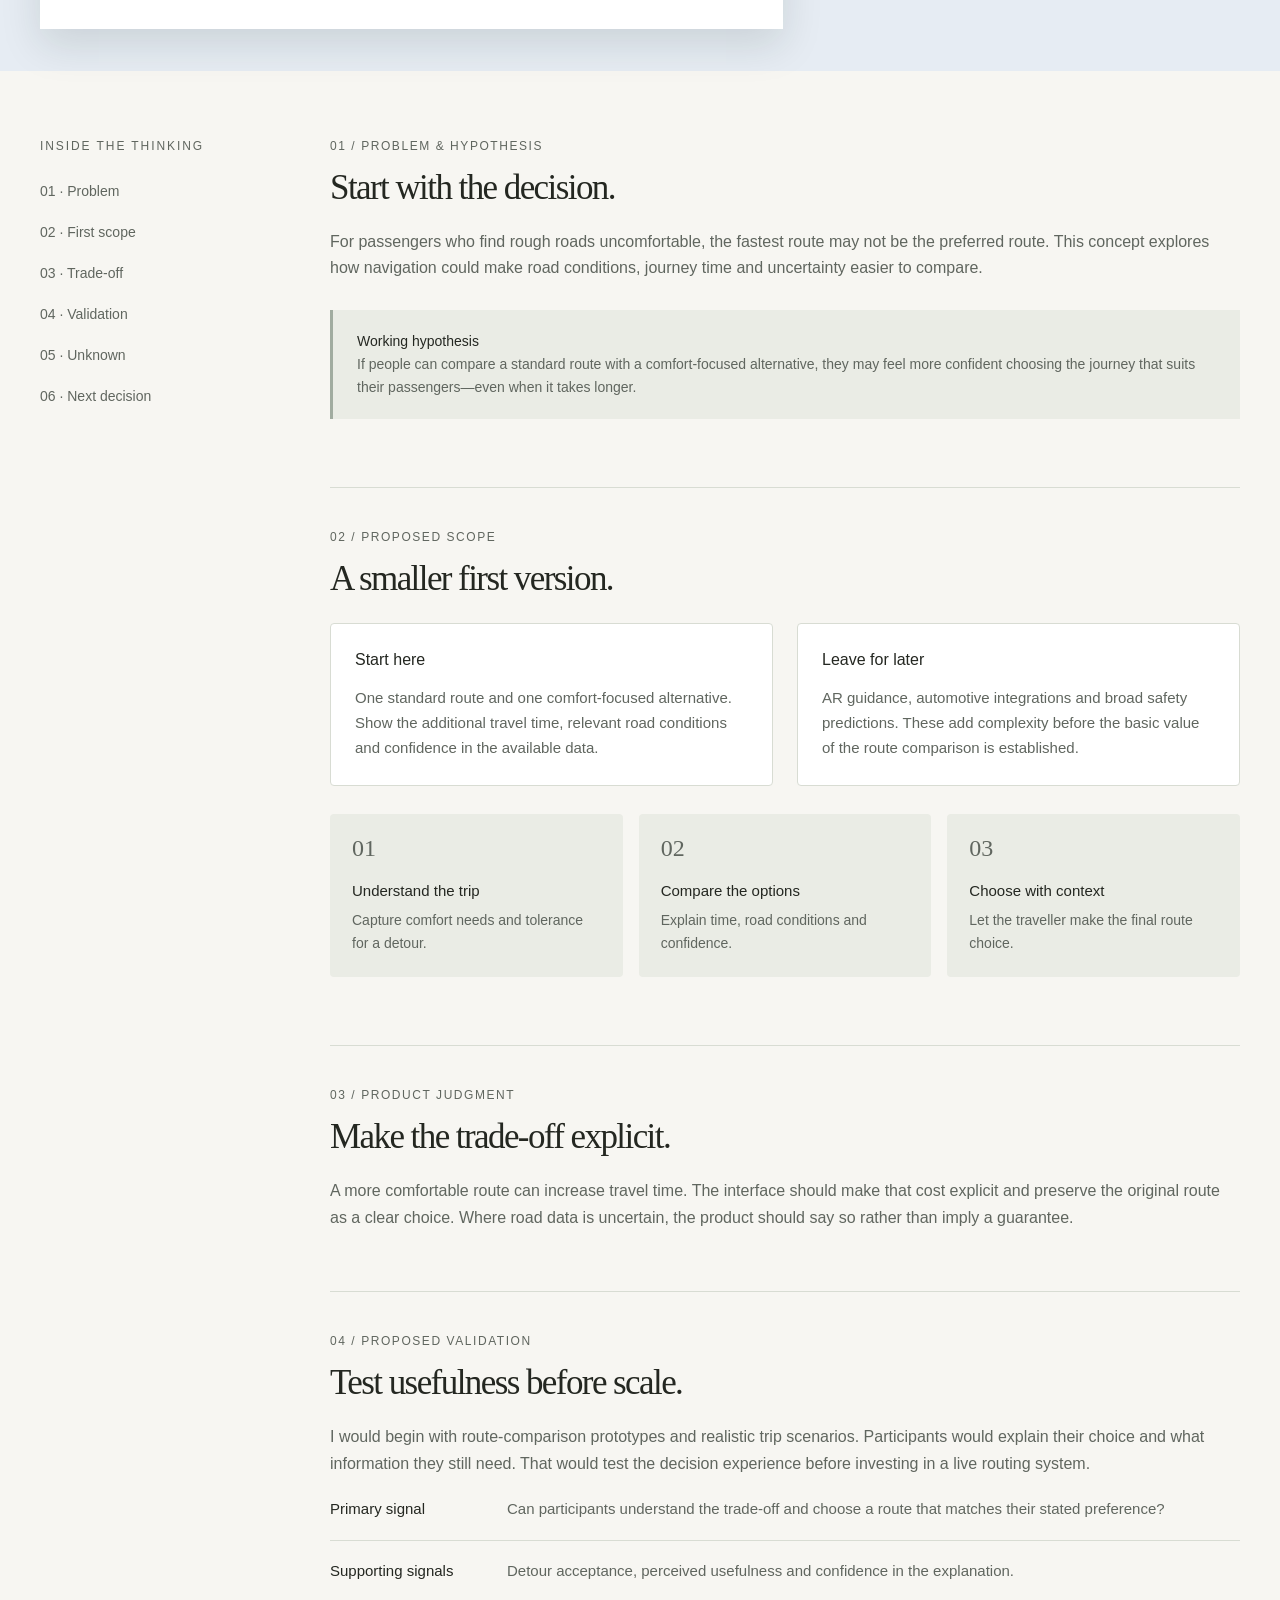
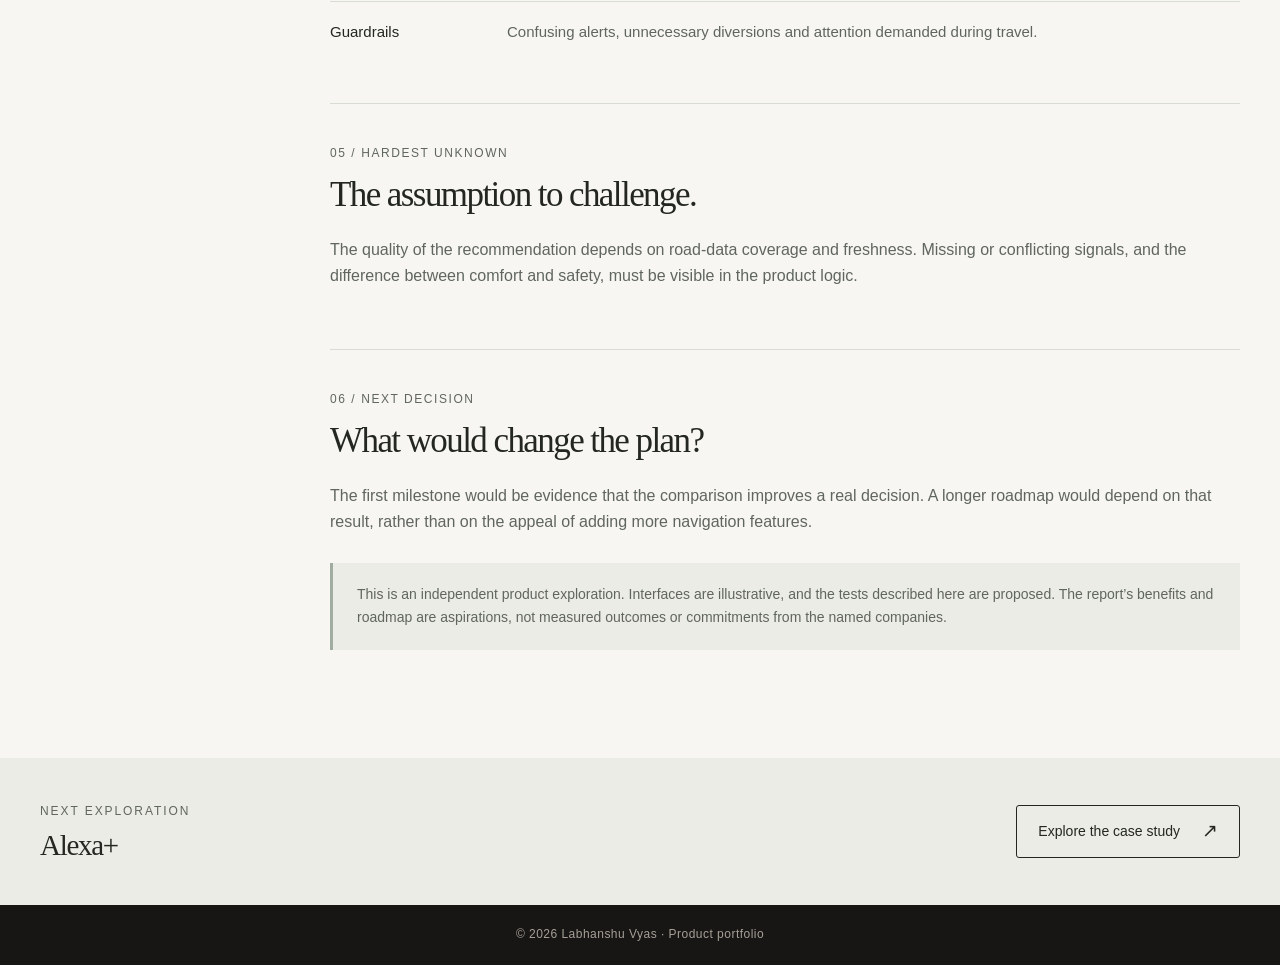
<file: google-maps.html>
<!doctype html>
<html lang="en"><head><meta charset="utf-8"><meta name="viewport" content="width=device-width,initial-scale=1"><meta name="description" content="A more informed choice between journey time and road comfort."><meta name="theme-color" content="#f7f6f2"><title>Google Maps — Adaptive Safety &amp; Comfort Navigation · Labhanshu Vyas</title><link rel="icon" href="assets/favicon.svg" type="image/svg+xml"><link rel="stylesheet" href="styles.css"><script src="script.js" defer></script></head>
<body style="--project-bg:#e6ecf3"><a class="skip-link" href="#main">Skip to content</a><header class="nav-shell"><div class="container nav-inner"><a class="brand" href="index.html" aria-label="Labhanshu Vyas home"><span class="brand-mark" aria-hidden="true">lv.</span><span>LABHANSHU VYAS</span></a><button class="nav-toggle" aria-expanded="false" aria-controls="navigation" aria-label="Toggle navigation">Menu</button><nav class="nav-links" id="navigation" aria-label="Main navigation"><a href="index.html#work">Work</a><a href="index.html#about">About</a><a href="index.html#experience">Experience</a><a href="index.html#skills">Skills</a><a href="index.html#contact" class="nav-contact">Contact</a></nav></div></header><main id="main"><section class="case-top"><div class="container"><a class="back-link" href="index.html#work">← Back to selected work</a><div class="case-hero"><p class="eyebrow">Google Maps / Independent product concept</p><h1>Adaptive Safety & Comfort Navigation</h1><p class="case-lead">A more informed choice between journey time and road comfort.</p><div class="case-meta"><div><span>Project type</span>Independent exploration</div><div><span>Focus</span>Route choice & data confidence</div><div><span>Status</span>Concept · Not launched</div></div></div></div></section><section class="case-visual"><div class="container report-teaser"><img src="assets/google-maps-report-thumb.webp" width="1484" height="1060" alt="Google Maps visual report overview"><div><p class="eyebrow">The concept at a glance</p><h2>When is a smoother route worth a few extra minutes?</h2><p>The visual report presents the broader idea. The thinking below narrows it to an initial scope, a trade-off and a proposed test.</p><button class="button primary report-open" type="button" data-report="assets/google-maps-report-full.webp" data-title="Google Maps visual product report">Open full report <span aria-hidden="true">⤢</span></button><noscript><p><a class="inline-link" href="assets/google-maps-report-full.webp">View the full report image</a></p></noscript></div></div></section><div class="container case-body"><nav class="case-index" aria-label="Case study sections"><p class="eyebrow">Inside the thinking</p><a href="#problem">01 · Problem</a><a href="#scope">02 · First scope</a><a href="#tradeoff">03 · Trade-off</a><a href="#validation">04 · Validation</a><a href="#unknown">05 · Unknown</a><a href="#next">06 · Next decision</a></nav><div><section class="case-section" id="problem"><p class="reading-label">01 / PROBLEM & HYPOTHESIS</p><h2>Start with the decision.</h2><p>For passengers who find rough roads uncomfortable, the fastest route may not be the preferred route. This concept explores how navigation could make road conditions, journey time and uncertainty easier to compare.</p><div class="case-note"><strong>Working hypothesis</strong><br>If people can compare a standard route with a comfort-focused alternative, they may feel more confident choosing the journey that suits their passengers—even when it takes longer.</div></section><section class="case-section" id="scope"><p class="reading-label">02 / PROPOSED SCOPE</p><h2>A smaller first version.</h2><div class="decision-grid"><div class="decision-item"><h3>Start here</h3><p>One standard route and one comfort-focused alternative. Show the additional travel time, relevant road conditions and confidence in the available data.</p></div><div class="decision-item"><h3>Leave for later</h3><p>AR guidance, automotive integrations and broad safety predictions. These add complexity before the basic value of the route comparison is established.</p></div></div><div class="process" aria-label="Proposed user journey"><div class="process-step"><b>01</b><h3>Understand the trip</h3><p>Capture comfort needs and tolerance for a detour.</p></div><div class="process-step"><b>02</b><h3>Compare the options</h3><p>Explain time, road conditions and confidence.</p></div><div class="process-step"><b>03</b><h3>Choose with context</h3><p>Let the traveller make the final route choice.</p></div></div></section><section class="case-section" id="tradeoff"><p class="reading-label">03 / PRODUCT JUDGMENT</p><h2>Make the trade-off explicit.</h2><p>A more comfortable route can increase travel time. The interface should make that cost explicit and preserve the original route as a clear choice. Where road data is uncertain, the product should say so rather than imply a guarantee.</p></section><section class="case-section" id="validation"><p class="reading-label">04 / PROPOSED VALIDATION</p><h2>Test usefulness before scale.</h2><p>I would begin with route-comparison prototypes and realistic trip scenarios. Participants would explain their choice and what information they still need. That would test the decision experience before investing in a live routing system.</p><dl class="measure-list"><div><dt>Primary signal</dt><dd>Can participants understand the trade-off and choose a route that matches their stated preference?</dd></div><div><dt>Supporting signals</dt><dd>Detour acceptance, perceived usefulness and confidence in the explanation.</dd></div><div><dt>Guardrails</dt><dd>Confusing alerts, unnecessary diversions and attention demanded during travel.</dd></div></dl></section><section class="case-section" id="unknown"><p class="reading-label">05 / HARDEST UNKNOWN</p><h2>The assumption to challenge.</h2><p>The quality of the recommendation depends on road-data coverage and freshness. Missing or conflicting signals, and the difference between comfort and safety, must be visible in the product logic.</p></section><section class="case-section" id="next"><p class="reading-label">06 / NEXT DECISION</p><h2>What would change the plan?</h2><p>The first milestone would be evidence that the comparison improves a real decision. A longer roadmap would depend on that result, rather than on the appeal of adding more navigation features.</p><p class="case-note">This is an independent product exploration. Interfaces are illustrative, and the tests described here are proposed. The report’s benefits and roadmap are aspirations, not measured outcomes or commitments from the named companies.</p></section></div></div><section class="case-next"><div class="container"><div><p class="eyebrow">Next exploration</p><h3>Alexa+</h3></div><a class="button" href="alexa-plus.html">Explore the case study <span aria-hidden="true">↗</span></a></div></section></main><dialog class="report-dialog" id="reportViewer" aria-labelledby="viewerTitle"><div class="viewer-toolbar"><span class="viewer-title" id="viewerTitle">Visual product report</span><div class="viewer-controls"><button type="button" data-zoom="out" aria-label="Zoom out">−</button><output aria-label="Zoom level" aria-live="polite">100%</output><button type="button" data-zoom="in" aria-label="Zoom in">+</button><button type="button" data-zoom="fit">Fit</button><button type="button" data-zoom="actual">100%</button><button type="button" data-close-viewer aria-label="Close report">Close ×</button></div></div><p class="viewer-status" role="status">Loading the full-resolution report…</p><div class="viewer-viewport" aria-label="Scrollable report"><div class="viewer-canvas"><img id="viewerImage" alt="Visual product report" hidden></div></div><p class="viewer-help">Use + and − to zoom, then scroll to read. Press Escape to close.</p></dialog><footer class="footer">© <span data-year>2026</span> Labhanshu Vyas · Product portfolio</footer></body></html>
</file>
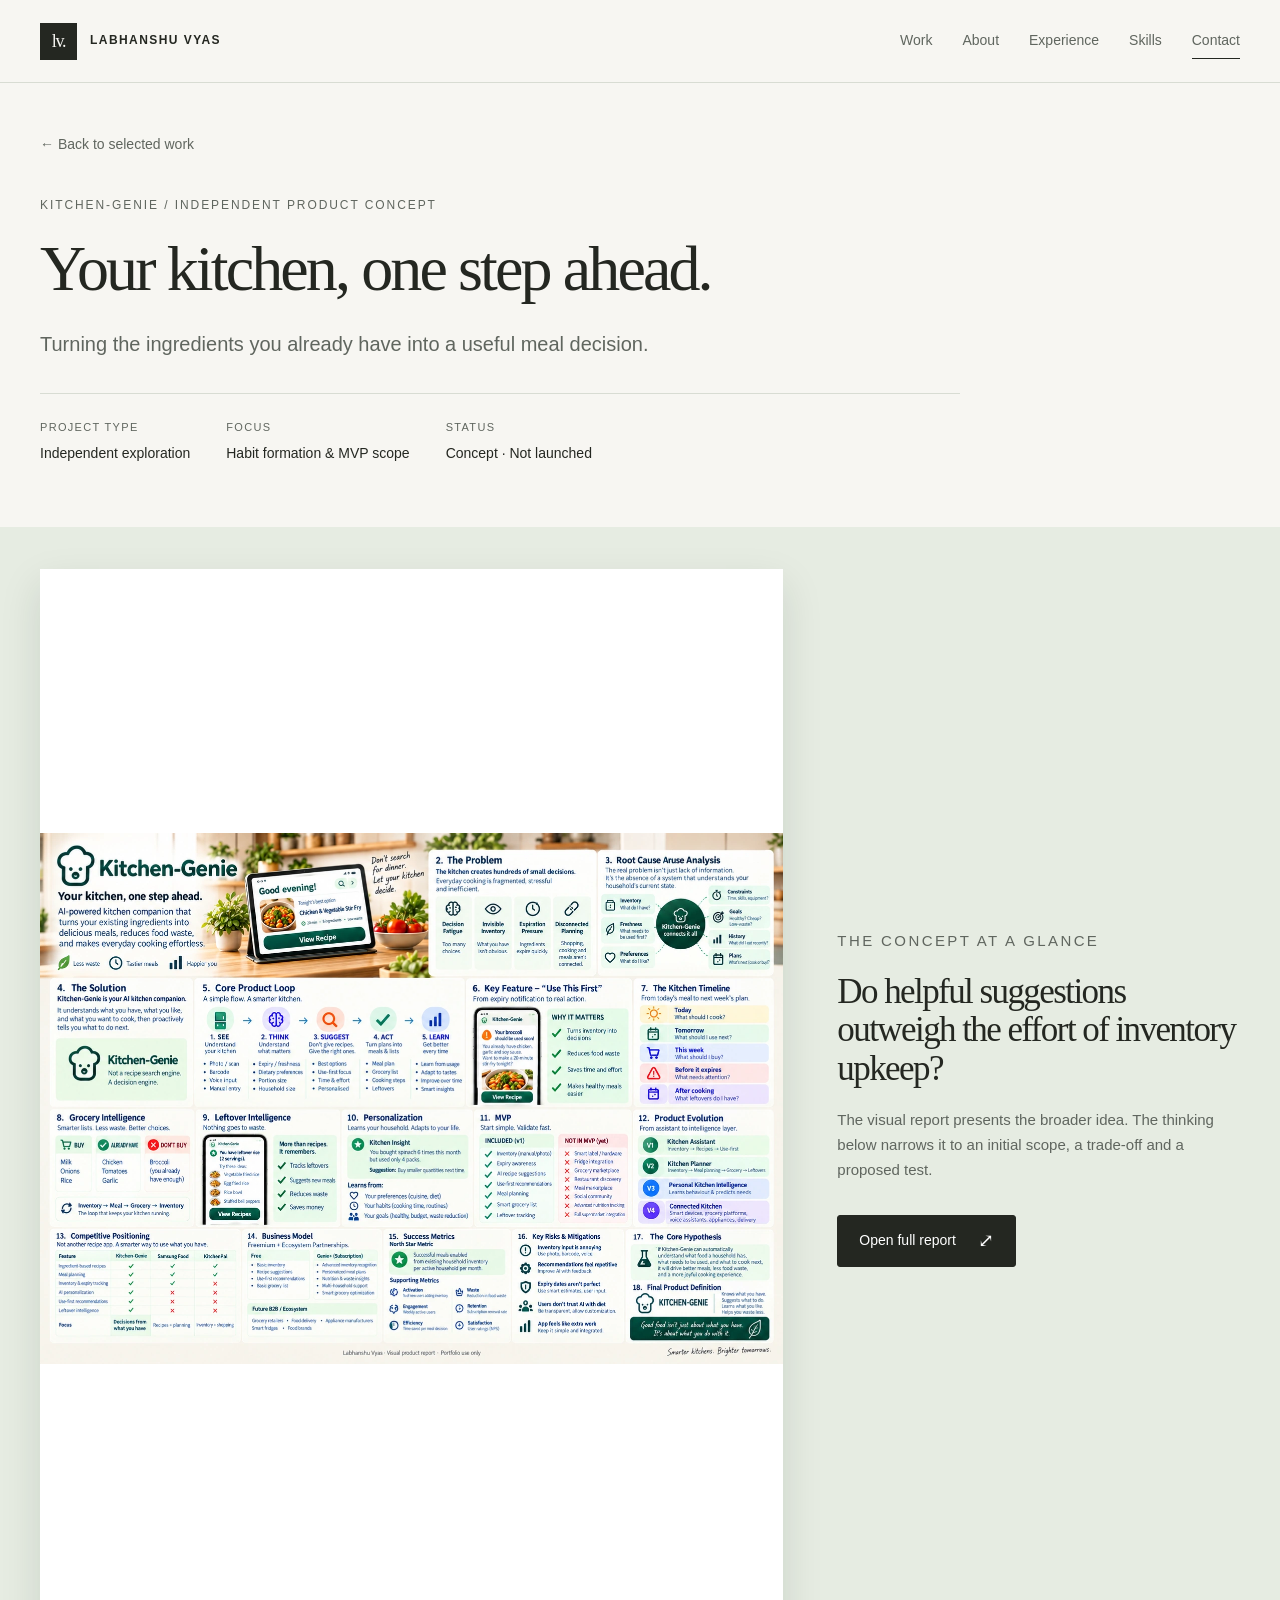
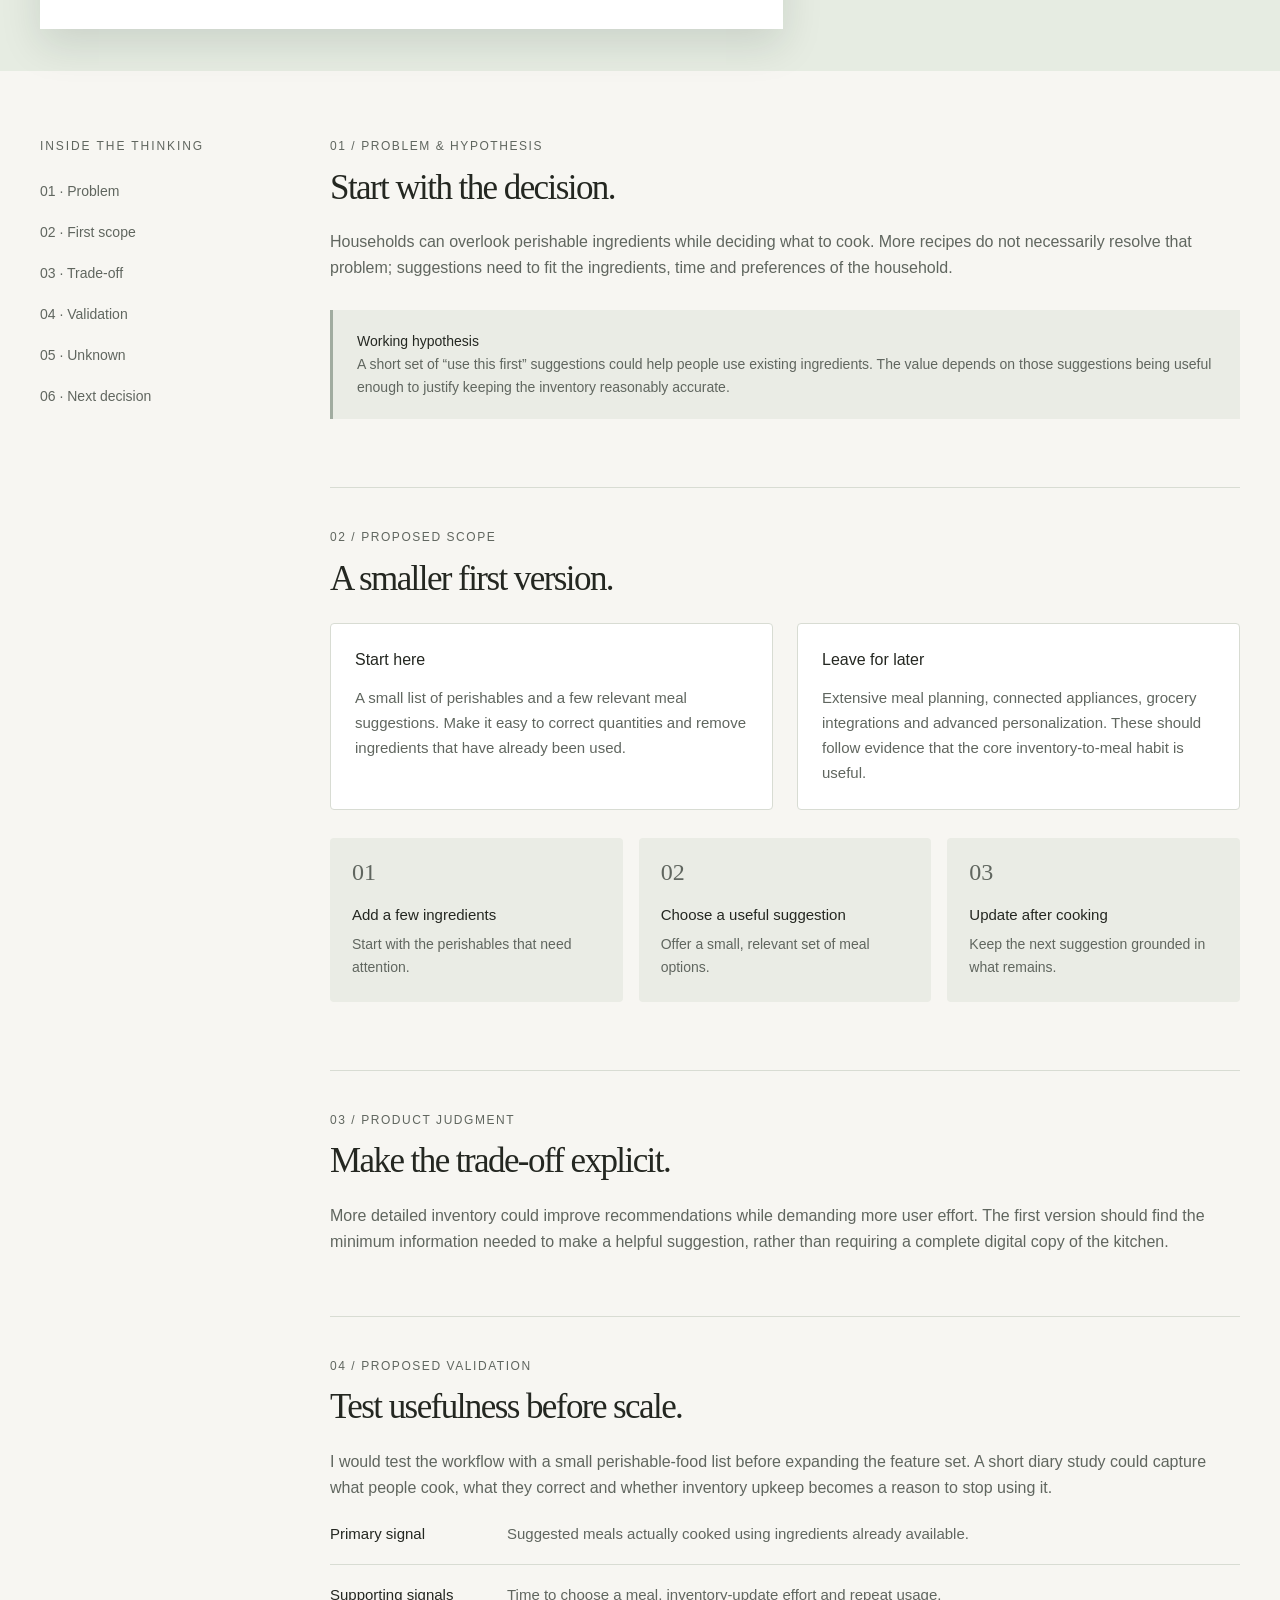
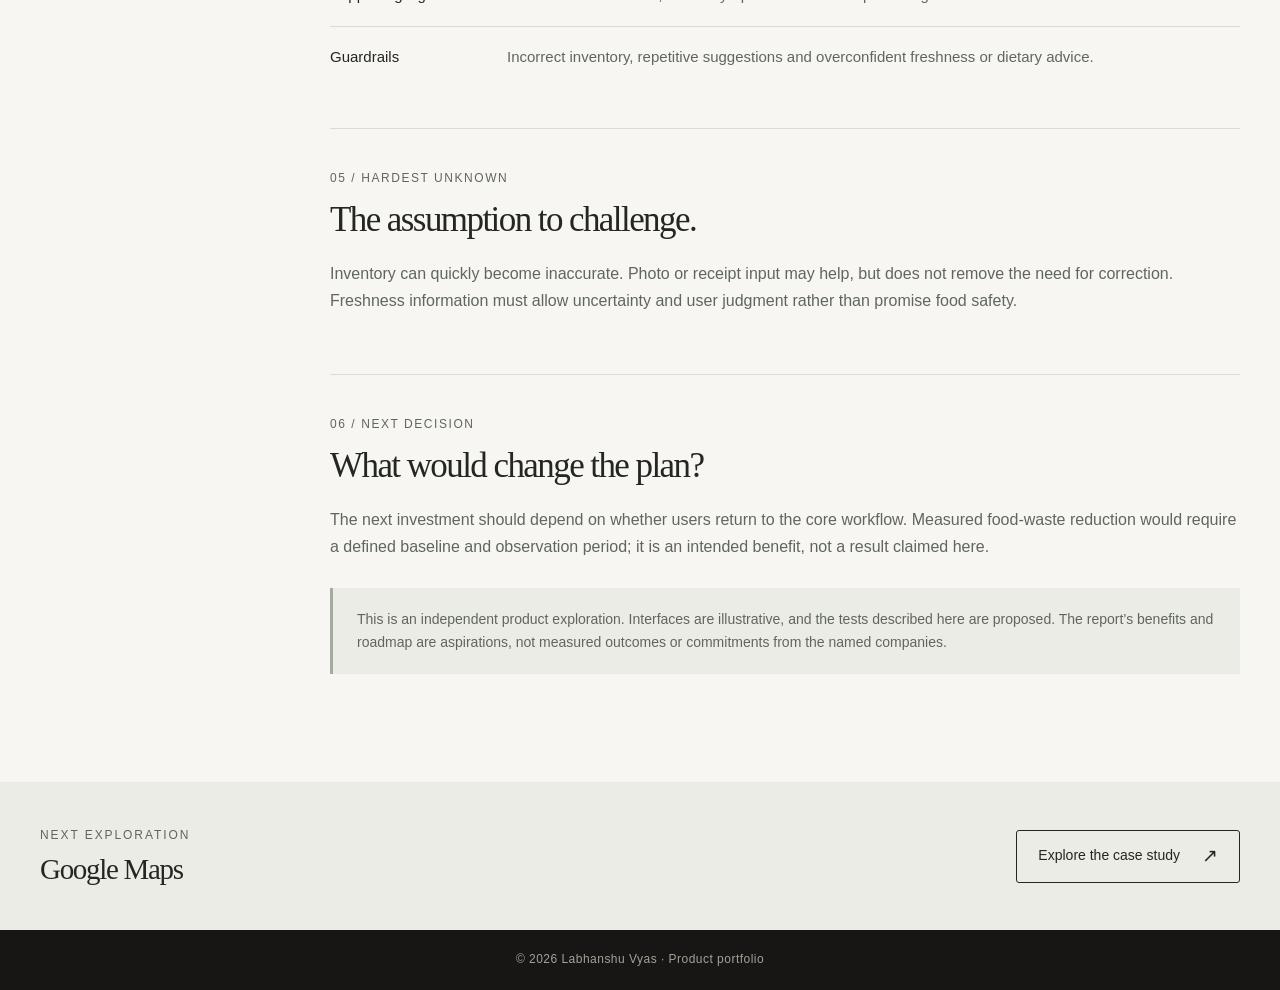
<file: kitchen-genie.html>
<!doctype html>
<html lang="en"><head><meta charset="utf-8"><meta name="viewport" content="width=device-width,initial-scale=1"><meta name="description" content="Turning the ingredients you already have into a useful meal decision."><meta name="theme-color" content="#f7f6f2"><title>Kitchen-Genie — Your kitchen, one step ahead. · Labhanshu Vyas</title><link rel="icon" href="assets/favicon.svg" type="image/svg+xml"><link rel="stylesheet" href="styles.css"><script src="script.js" defer></script></head>
<body style="--project-bg:#e6ece2"><a class="skip-link" href="#main">Skip to content</a><header class="nav-shell"><div class="container nav-inner"><a class="brand" href="index.html" aria-label="Labhanshu Vyas home"><span class="brand-mark" aria-hidden="true">lv.</span><span>LABHANSHU VYAS</span></a><button class="nav-toggle" aria-expanded="false" aria-controls="navigation" aria-label="Toggle navigation">Menu</button><nav class="nav-links" id="navigation" aria-label="Main navigation"><a href="index.html#work">Work</a><a href="index.html#about">About</a><a href="index.html#experience">Experience</a><a href="index.html#skills">Skills</a><a href="index.html#contact" class="nav-contact">Contact</a></nav></div></header><main id="main"><section class="case-top"><div class="container"><a class="back-link" href="index.html#work">← Back to selected work</a><div class="case-hero"><p class="eyebrow">Kitchen-Genie / Independent product concept</p><h1>Your kitchen, one step ahead.</h1><p class="case-lead">Turning the ingredients you already have into a useful meal decision.</p><div class="case-meta"><div><span>Project type</span>Independent exploration</div><div><span>Focus</span>Habit formation & MVP scope</div><div><span>Status</span>Concept · Not launched</div></div></div></div></section><section class="case-visual"><div class="container report-teaser"><img src="assets/kitchen-genie-report-thumb.webp" width="1484" height="1060" alt="Kitchen-Genie visual report overview"><div><p class="eyebrow">The concept at a glance</p><h2>Do helpful suggestions outweigh the effort of inventory upkeep?</h2><p>The visual report presents the broader idea. The thinking below narrows it to an initial scope, a trade-off and a proposed test.</p><button class="button primary report-open" type="button" data-report="assets/kitchen-genie-report-full.webp" data-title="Kitchen-Genie visual product report">Open full report <span aria-hidden="true">⤢</span></button><noscript><p><a class="inline-link" href="assets/kitchen-genie-report-full.webp">View the full report image</a></p></noscript></div></div></section><div class="container case-body"><nav class="case-index" aria-label="Case study sections"><p class="eyebrow">Inside the thinking</p><a href="#problem">01 · Problem</a><a href="#scope">02 · First scope</a><a href="#tradeoff">03 · Trade-off</a><a href="#validation">04 · Validation</a><a href="#unknown">05 · Unknown</a><a href="#next">06 · Next decision</a></nav><div><section class="case-section" id="problem"><p class="reading-label">01 / PROBLEM & HYPOTHESIS</p><h2>Start with the decision.</h2><p>Households can overlook perishable ingredients while deciding what to cook. More recipes do not necessarily resolve that problem; suggestions need to fit the ingredients, time and preferences of the household.</p><div class="case-note"><strong>Working hypothesis</strong><br>A short set of “use this first” suggestions could help people use existing ingredients. The value depends on those suggestions being useful enough to justify keeping the inventory reasonably accurate.</div></section><section class="case-section" id="scope"><p class="reading-label">02 / PROPOSED SCOPE</p><h2>A smaller first version.</h2><div class="decision-grid"><div class="decision-item"><h3>Start here</h3><p>A small list of perishables and a few relevant meal suggestions. Make it easy to correct quantities and remove ingredients that have already been used.</p></div><div class="decision-item"><h3>Leave for later</h3><p>Extensive meal planning, connected appliances, grocery integrations and advanced personalization. These should follow evidence that the core inventory-to-meal habit is useful.</p></div></div><div class="process" aria-label="Proposed user journey"><div class="process-step"><b>01</b><h3>Add a few ingredients</h3><p>Start with the perishables that need attention.</p></div><div class="process-step"><b>02</b><h3>Choose a useful suggestion</h3><p>Offer a small, relevant set of meal options.</p></div><div class="process-step"><b>03</b><h3>Update after cooking</h3><p>Keep the next suggestion grounded in what remains.</p></div></div></section><section class="case-section" id="tradeoff"><p class="reading-label">03 / PRODUCT JUDGMENT</p><h2>Make the trade-off explicit.</h2><p>More detailed inventory could improve recommendations while demanding more user effort. The first version should find the minimum information needed to make a helpful suggestion, rather than requiring a complete digital copy of the kitchen.</p></section><section class="case-section" id="validation"><p class="reading-label">04 / PROPOSED VALIDATION</p><h2>Test usefulness before scale.</h2><p>I would test the workflow with a small perishable-food list before expanding the feature set. A short diary study could capture what people cook, what they correct and whether inventory upkeep becomes a reason to stop using it.</p><dl class="measure-list"><div><dt>Primary signal</dt><dd>Suggested meals actually cooked using ingredients already available.</dd></div><div><dt>Supporting signals</dt><dd>Time to choose a meal, inventory-update effort and repeat usage.</dd></div><div><dt>Guardrails</dt><dd>Incorrect inventory, repetitive suggestions and overconfident freshness or dietary advice.</dd></div></dl></section><section class="case-section" id="unknown"><p class="reading-label">05 / HARDEST UNKNOWN</p><h2>The assumption to challenge.</h2><p>Inventory can quickly become inaccurate. Photo or receipt input may help, but does not remove the need for correction. Freshness information must allow uncertainty and user judgment rather than promise food safety.</p></section><section class="case-section" id="next"><p class="reading-label">06 / NEXT DECISION</p><h2>What would change the plan?</h2><p>The next investment should depend on whether users return to the core workflow. Measured food-waste reduction would require a defined baseline and observation period; it is an intended benefit, not a result claimed here.</p><p class="case-note">This is an independent product exploration. Interfaces are illustrative, and the tests described here are proposed. The report’s benefits and roadmap are aspirations, not measured outcomes or commitments from the named companies.</p></section></div></div><section class="case-next"><div class="container"><div><p class="eyebrow">Next exploration</p><h3>Google Maps</h3></div><a class="button" href="google-maps.html">Explore the case study <span aria-hidden="true">↗</span></a></div></section></main><dialog class="report-dialog" id="reportViewer" aria-labelledby="viewerTitle"><div class="viewer-toolbar"><span class="viewer-title" id="viewerTitle">Visual product report</span><div class="viewer-controls"><button type="button" data-zoom="out" aria-label="Zoom out">−</button><output aria-label="Zoom level" aria-live="polite">100%</output><button type="button" data-zoom="in" aria-label="Zoom in">+</button><button type="button" data-zoom="fit">Fit</button><button type="button" data-zoom="actual">100%</button><button type="button" data-close-viewer aria-label="Close report">Close ×</button></div></div><p class="viewer-status" role="status">Loading the full-resolution report…</p><div class="viewer-viewport" aria-label="Scrollable report"><div class="viewer-canvas"><img id="viewerImage" alt="Visual product report" hidden></div></div><p class="viewer-help">Use + and − to zoom, then scroll to read. Press Escape to close.</p></dialog><footer class="footer">© <span data-year>2026</span> Labhanshu Vyas · Product portfolio</footer></body></html>
</file>
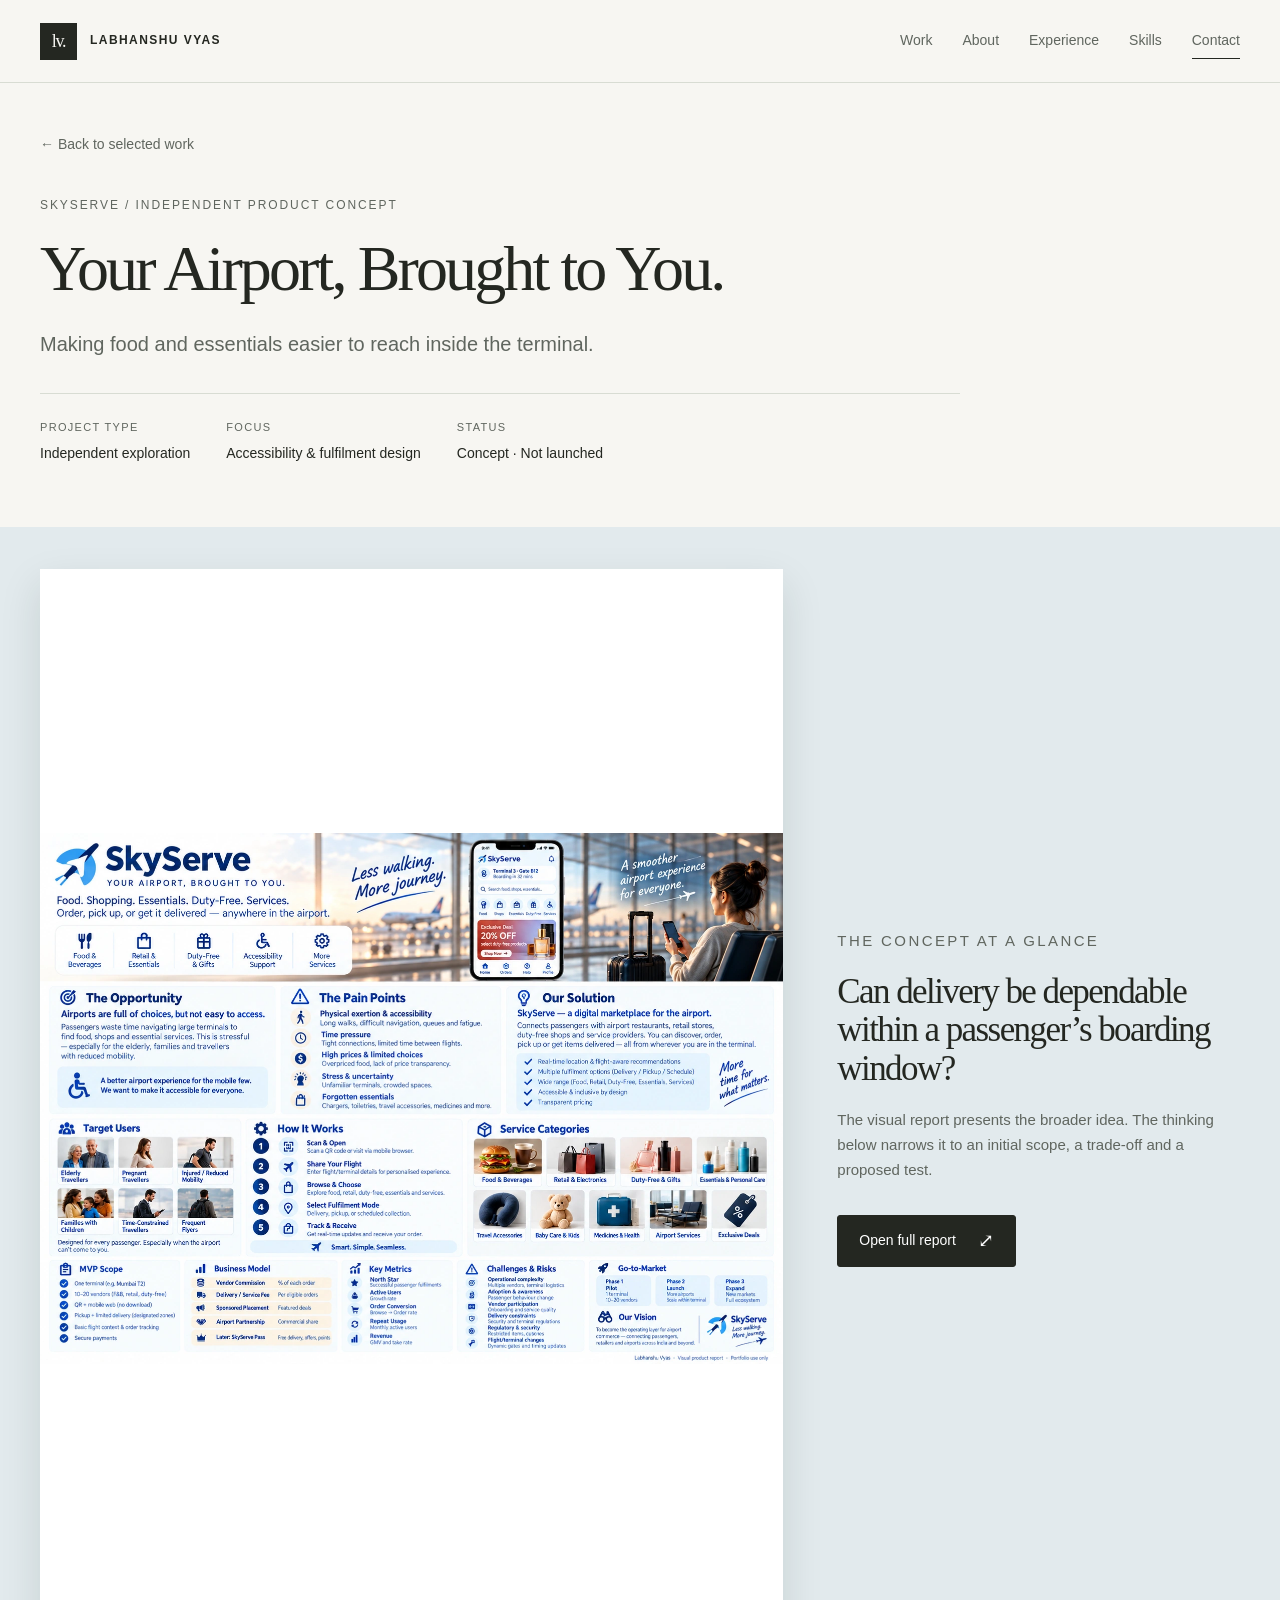
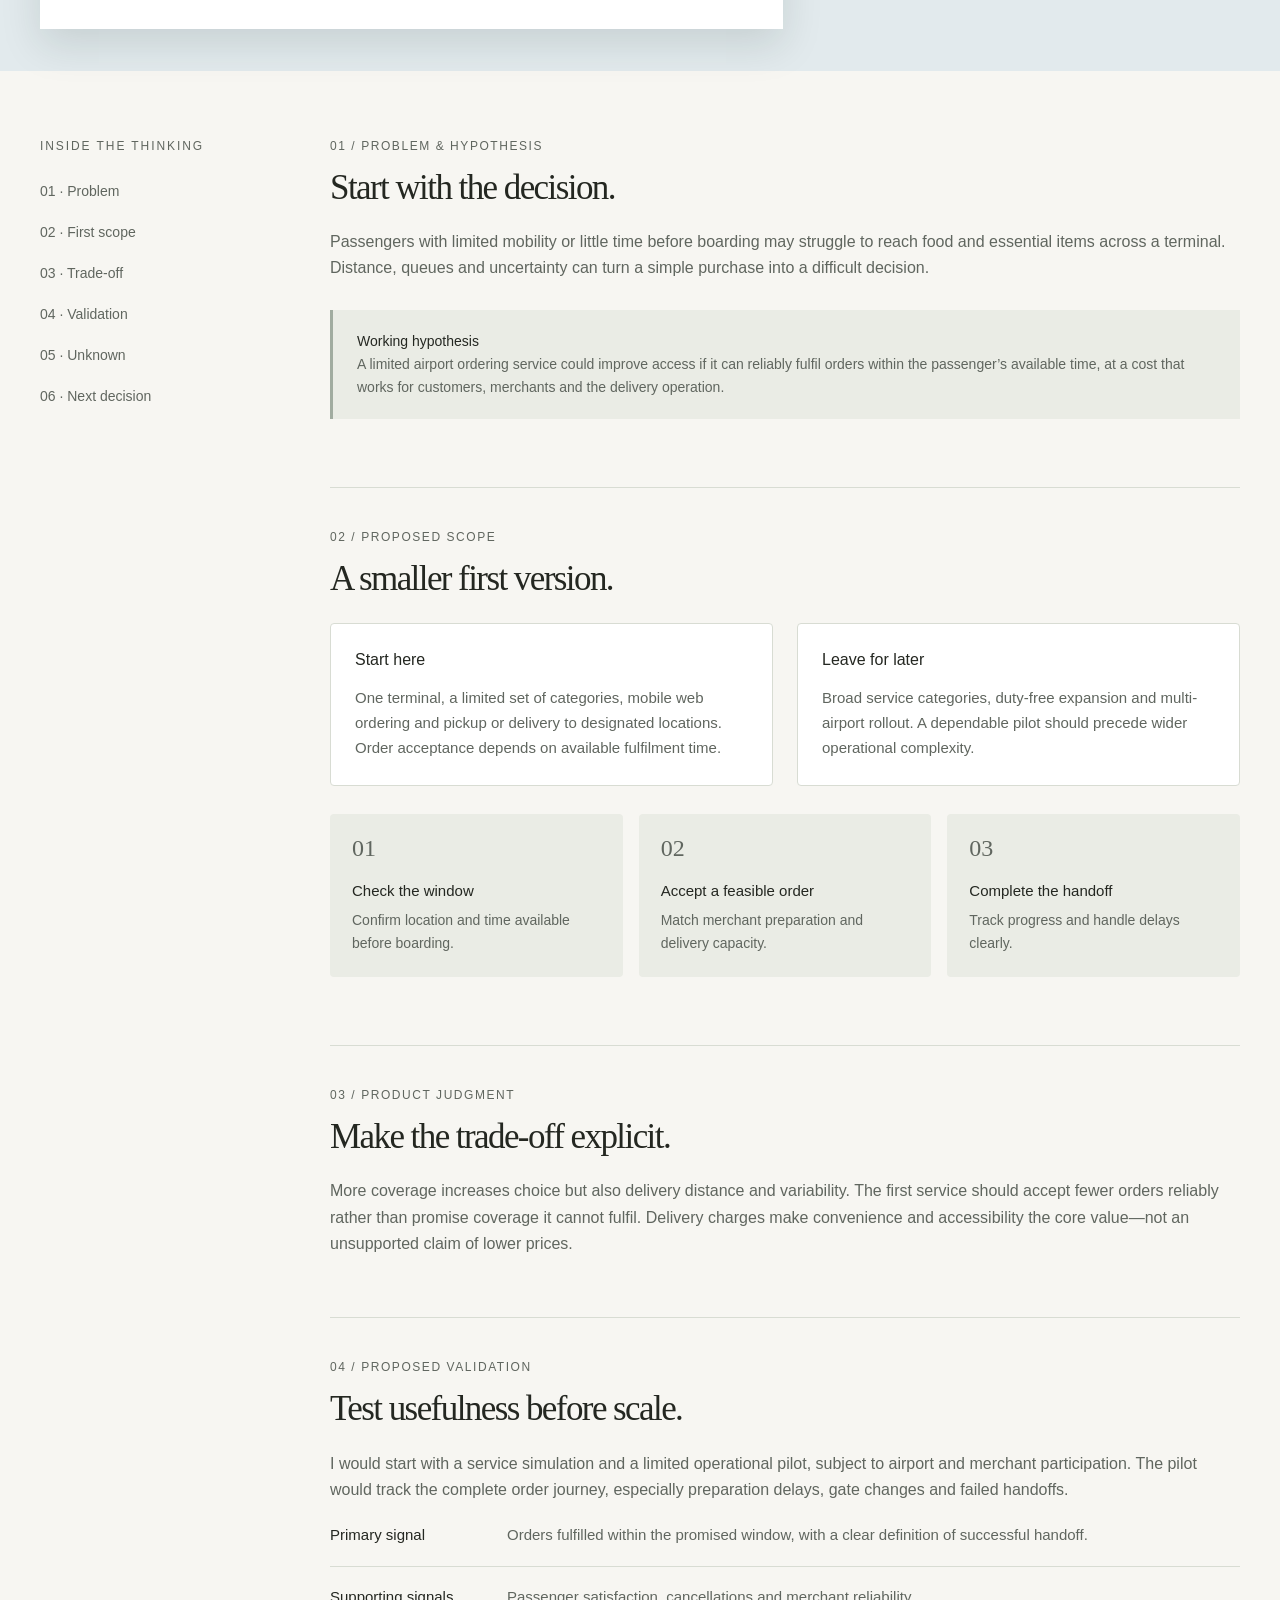
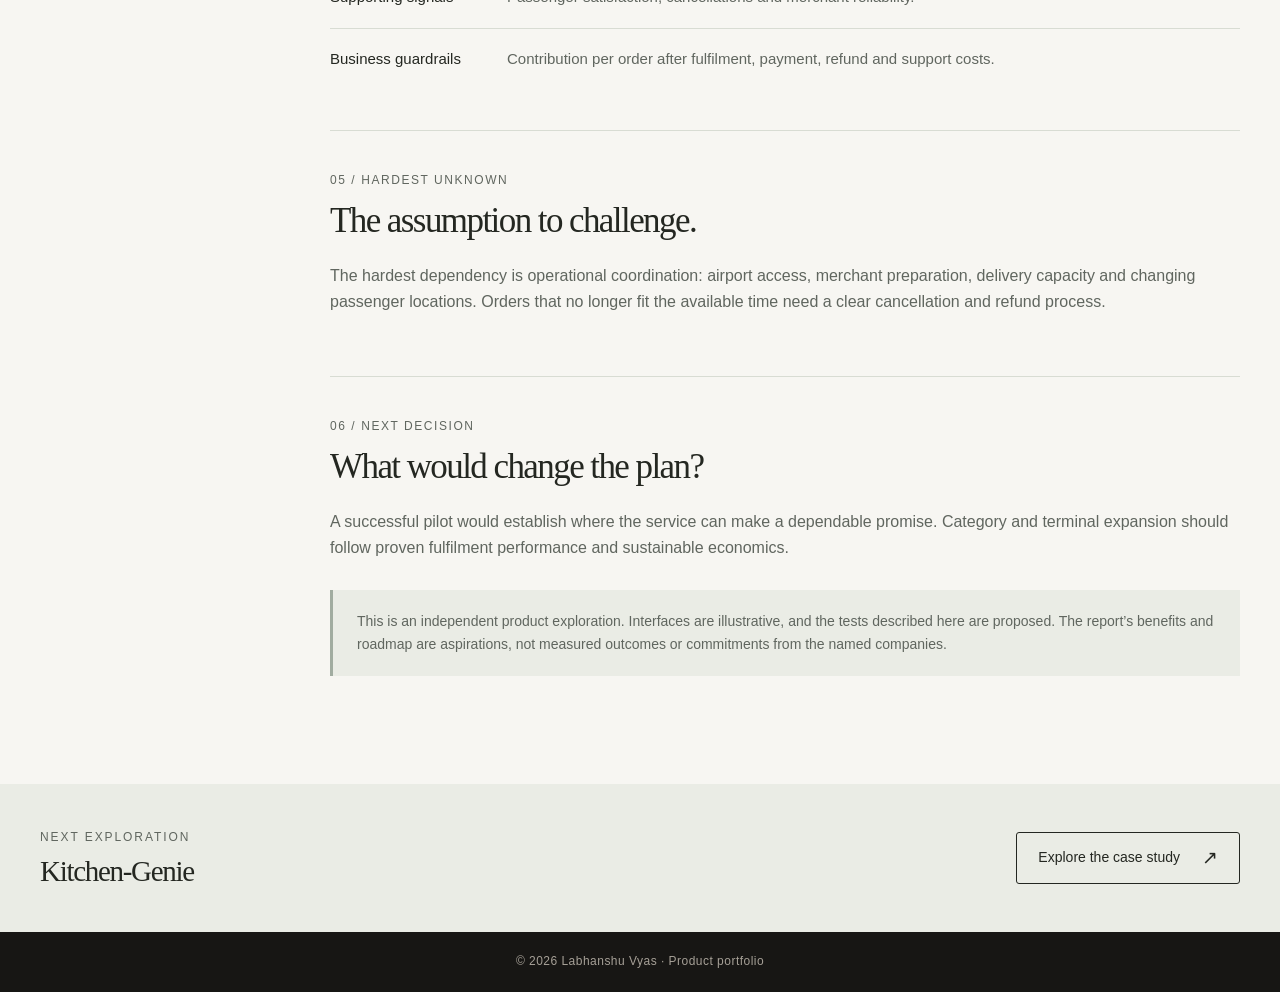
<file: skyserve.html>
<!doctype html>
<html lang="en"><head><meta charset="utf-8"><meta name="viewport" content="width=device-width,initial-scale=1"><meta name="description" content="Making food and essentials easier to reach inside the terminal."><meta name="theme-color" content="#f7f6f2"><title>SkyServe — Your Airport, Brought to You. · Labhanshu Vyas</title><link rel="icon" href="assets/favicon.svg" type="image/svg+xml"><link rel="stylesheet" href="styles.css"><script src="script.js" defer></script></head>
<body style="--project-bg:#e2eaed"><a class="skip-link" href="#main">Skip to content</a><header class="nav-shell"><div class="container nav-inner"><a class="brand" href="index.html" aria-label="Labhanshu Vyas home"><span class="brand-mark" aria-hidden="true">lv.</span><span>LABHANSHU VYAS</span></a><button class="nav-toggle" aria-expanded="false" aria-controls="navigation" aria-label="Toggle navigation">Menu</button><nav class="nav-links" id="navigation" aria-label="Main navigation"><a href="index.html#work">Work</a><a href="index.html#about">About</a><a href="index.html#experience">Experience</a><a href="index.html#skills">Skills</a><a href="index.html#contact" class="nav-contact">Contact</a></nav></div></header><main id="main"><section class="case-top"><div class="container"><a class="back-link" href="index.html#work">← Back to selected work</a><div class="case-hero"><p class="eyebrow">SkyServe / Independent product concept</p><h1>Your Airport, Brought to You.</h1><p class="case-lead">Making food and essentials easier to reach inside the terminal.</p><div class="case-meta"><div><span>Project type</span>Independent exploration</div><div><span>Focus</span>Accessibility & fulfilment design</div><div><span>Status</span>Concept · Not launched</div></div></div></div></section><section class="case-visual"><div class="container report-teaser"><img src="assets/skyserve-report-thumb.webp" width="1484" height="1060" alt="SkyServe visual report overview"><div><p class="eyebrow">The concept at a glance</p><h2>Can delivery be dependable within a passenger’s boarding window?</h2><p>The visual report presents the broader idea. The thinking below narrows it to an initial scope, a trade-off and a proposed test.</p><button class="button primary report-open" type="button" data-report="assets/skyserve-report-full.webp" data-title="SkyServe visual product report">Open full report <span aria-hidden="true">⤢</span></button><noscript><p><a class="inline-link" href="assets/skyserve-report-full.webp">View the full report image</a></p></noscript></div></div></section><div class="container case-body"><nav class="case-index" aria-label="Case study sections"><p class="eyebrow">Inside the thinking</p><a href="#problem">01 · Problem</a><a href="#scope">02 · First scope</a><a href="#tradeoff">03 · Trade-off</a><a href="#validation">04 · Validation</a><a href="#unknown">05 · Unknown</a><a href="#next">06 · Next decision</a></nav><div><section class="case-section" id="problem"><p class="reading-label">01 / PROBLEM & HYPOTHESIS</p><h2>Start with the decision.</h2><p>Passengers with limited mobility or little time before boarding may struggle to reach food and essential items across a terminal. Distance, queues and uncertainty can turn a simple purchase into a difficult decision.</p><div class="case-note"><strong>Working hypothesis</strong><br>A limited airport ordering service could improve access if it can reliably fulfil orders within the passenger’s available time, at a cost that works for customers, merchants and the delivery operation.</div></section><section class="case-section" id="scope"><p class="reading-label">02 / PROPOSED SCOPE</p><h2>A smaller first version.</h2><div class="decision-grid"><div class="decision-item"><h3>Start here</h3><p>One terminal, a limited set of categories, mobile web ordering and pickup or delivery to designated locations. Order acceptance depends on available fulfilment time.</p></div><div class="decision-item"><h3>Leave for later</h3><p>Broad service categories, duty-free expansion and multi-airport rollout. A dependable pilot should precede wider operational complexity.</p></div></div><div class="process" aria-label="Proposed user journey"><div class="process-step"><b>01</b><h3>Check the window</h3><p>Confirm location and time available before boarding.</p></div><div class="process-step"><b>02</b><h3>Accept a feasible order</h3><p>Match merchant preparation and delivery capacity.</p></div><div class="process-step"><b>03</b><h3>Complete the handoff</h3><p>Track progress and handle delays clearly.</p></div></div></section><section class="case-section" id="tradeoff"><p class="reading-label">03 / PRODUCT JUDGMENT</p><h2>Make the trade-off explicit.</h2><p>More coverage increases choice but also delivery distance and variability. The first service should accept fewer orders reliably rather than promise coverage it cannot fulfil. Delivery charges make convenience and accessibility the core value—not an unsupported claim of lower prices.</p></section><section class="case-section" id="validation"><p class="reading-label">04 / PROPOSED VALIDATION</p><h2>Test usefulness before scale.</h2><p>I would start with a service simulation and a limited operational pilot, subject to airport and merchant participation. The pilot would track the complete order journey, especially preparation delays, gate changes and failed handoffs.</p><dl class="measure-list"><div><dt>Primary signal</dt><dd>Orders fulfilled within the promised window, with a clear definition of successful handoff.</dd></div><div><dt>Supporting signals</dt><dd>Passenger satisfaction, cancellations and merchant reliability.</dd></div><div><dt>Business guardrails</dt><dd>Contribution per order after fulfilment, payment, refund and support costs.</dd></div></dl></section><section class="case-section" id="unknown"><p class="reading-label">05 / HARDEST UNKNOWN</p><h2>The assumption to challenge.</h2><p>The hardest dependency is operational coordination: airport access, merchant preparation, delivery capacity and changing passenger locations. Orders that no longer fit the available time need a clear cancellation and refund process.</p></section><section class="case-section" id="next"><p class="reading-label">06 / NEXT DECISION</p><h2>What would change the plan?</h2><p>A successful pilot would establish where the service can make a dependable promise. Category and terminal expansion should follow proven fulfilment performance and sustainable economics.</p><p class="case-note">This is an independent product exploration. Interfaces are illustrative, and the tests described here are proposed. The report’s benefits and roadmap are aspirations, not measured outcomes or commitments from the named companies.</p></section></div></div><section class="case-next"><div class="container"><div><p class="eyebrow">Next exploration</p><h3>Kitchen-Genie</h3></div><a class="button" href="kitchen-genie.html">Explore the case study <span aria-hidden="true">↗</span></a></div></section></main><dialog class="report-dialog" id="reportViewer" aria-labelledby="viewerTitle"><div class="viewer-toolbar"><span class="viewer-title" id="viewerTitle">Visual product report</span><div class="viewer-controls"><button type="button" data-zoom="out" aria-label="Zoom out">−</button><output aria-label="Zoom level" aria-live="polite">100%</output><button type="button" data-zoom="in" aria-label="Zoom in">+</button><button type="button" data-zoom="fit">Fit</button><button type="button" data-zoom="actual">100%</button><button type="button" data-close-viewer aria-label="Close report">Close ×</button></div></div><p class="viewer-status" role="status">Loading the full-resolution report…</p><div class="viewer-viewport" aria-label="Scrollable report"><div class="viewer-canvas"><img id="viewerImage" alt="Visual product report" hidden></div></div><p class="viewer-help">Use + and − to zoom, then scroll to read. Press Escape to close.</p></dialog><footer class="footer">© <span data-year>2026</span> Labhanshu Vyas · Product portfolio</footer></body></html>
</file>
<file: styles.css>
@charset "UTF-8";
:root{--paper:#f7f6f2;--white:#fff;--ink:#242721;--quiet:#60665f;--line:#d8dcd3;--soft:#eaece5;--accent:#2454cf;--serif:Georgia,'Times New Roman',serif;--sans:Inter,-apple-system,BlinkMacSystemFont,'Segoe UI',sans-serif;--max:1224px;--radius:6px;color-scheme:light}
*{box-sizing:border-box}html{scroll-behavior:smooth;scroll-padding-top:100px}body{margin:0;background:var(--paper);color:var(--ink);font:16px/1.65 var(--sans);-webkit-font-smoothing:antialiased}a{color:inherit;text-decoration:none}button{font:inherit;cursor:pointer}button,a,input{-webkit-tap-highlight-color:transparent}button:focus-visible,a:focus-visible{outline:3px solid var(--accent);outline-offset:5px}img{max-width:100%;display:block}p{margin:0 0 20px}h1,h2,h3,h4{margin:0;color:var(--ink)}h1,h2,h3{font-family:var(--serif);font-weight:400;letter-spacing:-.045em;line-height:1.1}h1{font-size:clamp(48px,6.3vw,86px)}h2{font-size:clamp(36px,4vw,54px)}h3{font-size:clamp(26px,2.7vw,36px)}h4{font-size:16px;line-height:1.5}ul,ol{padding-left:22px}li{padding-left:3px;margin-bottom:10px}::selection{background:#cddbf9}.container{width:min(calc(100% - 80px),var(--max));margin-inline:auto}.section{padding:92px 0}.eyebrow{font:500 12px/1.5 var(--sans);letter-spacing:.16em;text-transform:uppercase;color:var(--quiet);margin-bottom:20px}.muted{color:var(--quiet)}.mono{font:12px/1.5 ui-monospace,SFMono-Regular,Consolas,monospace;letter-spacing:.06em}.skip-link{position:fixed;z-index:200;top:8px;left:8px;padding:10px 18px;background:var(--ink);color:#fff;transform:translateY(-150%)}.skip-link:focus{transform:none}.nav-shell{position:sticky;top:0;background:rgba(247,246,242,.96);backdrop-filter:blur(12px);border-bottom:1px solid var(--line);z-index:40}.nav-inner{min-height:82px;display:flex;align-items:center;justify-content:space-between;gap:24px}.brand{display:flex;gap:13px;align-items:center;font-size:12px;letter-spacing:.12em;font-weight:650}.brand-mark{width:37px;height:37px;display:grid;place-items:center;background:var(--ink);color:var(--paper);font:18px/1 var(--serif);letter-spacing:-.07em}.nav-links{display:flex;gap:30px;align-items:center}.nav-links a{font-size:14px;color:var(--quiet)}.nav-links a:hover{color:var(--ink)}.nav-contact{border-bottom:1px solid var(--ink);padding:6px 0}.nav-toggle{display:none;background:none;border:1px solid var(--line);padding:8px 12px;border-radius:3px;font-size:14px}.hero{padding:78px 0 66px}.hero-grid{display:grid;grid-template-columns:1.2fr .85fr;gap:54px;align-items:center}.hero-name{margin-bottom:22px}.hero-tagline{font:400 clamp(25px,3vw,38px)/1.22 var(--serif);letter-spacing:-.02em;max-width:540px;margin-bottom:24px}.hero-copy{color:var(--quiet);max-width:570px;font-size:17px}.button-row{display:flex;flex-wrap:wrap;gap:14px;align-items:center;margin-top:30px}.button{min-height:48px;padding:12px 21px;display:inline-flex;align-items:center;justify-content:center;gap:22px;border:1px solid var(--ink);border-radius:3px;background:transparent;color:var(--ink);font-size:14px;line-height:1.4;transition:background .2s,color .2s,transform .2s}.button:hover{background:var(--soft)}.button.primary{background:var(--ink);color:#fff}.button.primary:hover{background:#3e443b}.button span{font-size:19px}.hero-gallery{position:relative;padding:28px 0 10px;isolation:isolate}.gallery-caption{display:flex;justify-content:space-between;font-size:11px;letter-spacing:.15em;text-transform:uppercase;color:var(--quiet);margin-bottom:18px}.gallery-main{background:#fff;padding:8px;box-shadow:0 24px 45px #1d2f271b;transform:rotate(-3deg);border:1px solid var(--line)}.gallery-main img{aspect-ratio:7/5;object-fit:contain}.gallery-small{display:grid;grid-template-columns:1fr 1fr;gap:14px;margin-top:-24px;margin-left:24px;position:relative;z-index:2;transform:rotate(3deg)}.gallery-small a{padding:5px;background:white;border:1px solid var(--line);box-shadow:0 10px 30px #1d2f2718;transition:transform .25s}.gallery-small a:hover{transform:translateY(-5px)}.gallery-small img{aspect-ratio:7/5;object-fit:contain}.gallery-foot{display:flex;justify-content:space-between;align-items:center;margin-top:26px;color:var(--quiet);font-size:12px}.gallery-foot i{height:1px;flex:1;background:var(--line);margin:0 20px}.discipline-strip{border-top:1px solid var(--line);border-bottom:1px solid var(--line);display:grid;grid-template-columns:repeat(3,1fr);padding:22px 0;margin-top:64px}.discipline-strip div{font-size:14px;padding-left:22px;border-left:1px solid var(--line)}.discipline-strip div:first-child{border-left:0;padding-left:0}.discipline-strip span{display:block;color:var(--quiet);font-size:12px;margin-bottom:2px}.section-heading{display:flex;justify-content:space-between;gap:40px;align-items:end;margin-bottom:40px}.section-heading h2{max-width:660px}.section-heading>p{color:var(--quiet);max-width:330px;margin-bottom:0}.work-section{padding-top:28px}.feature-project{background:#242c28;color:#fff;display:grid;grid-template-columns:1.1fr 1fr;gap:48px;padding:48px;border-radius:var(--radius);position:relative;overflow:hidden}.feature-project .eyebrow{color:#bec9be}.feature-project h3{color:#fff;font-size:clamp(32px,3.8vw,49px);margin:20px 0}.feature-project p{color:#d0d7d0}.feature-project .button{border-color:#d0d7d0;color:#fff;margin-top:14px}.feature-project .button:hover{background:#3a453e}.feature-project .role{font-size:13px;letter-spacing:.02em}.feature-visual{align-self:center;padding:28px;background:#303b33;border:1px solid #536055;border-radius:5px}.feature-visual-head{display:flex;justify-content:space-between;align-items:center;border-bottom:1px solid #536055;padding-bottom:16px;color:#d0d7d0;font-size:12px}.scope-row{display:grid;grid-template-columns:28px 1fr;gap:12px;padding:19px 0;border-bottom:1px solid #536055}.scope-row:last-child{border-bottom:0;padding-bottom:0}.scope-row b{font-size:14px;font-weight:500;color:#e8ede5}.scope-row span{font-size:13px;color:#bcc8be;display:block}.scope-row .scope-number{color:#a8b9a9;font-family:var(--serif);font-size:21px}.exploration-head{display:flex;justify-content:space-between;align-items:center;margin:46px 0 24px;gap:20px}.exploration-head .eyebrow{margin:0}.exploration-head p{color:var(--quiet);font-size:13px;margin:0}.project-grid{display:grid;grid-template-columns:1fr 1fr;gap:28px}.project-card{display:flex;flex-direction:column;background:var(--white);border:1px solid var(--line);border-radius:var(--radius);overflow:hidden;transition:transform .25s,box-shadow .25s}.project-card:hover{transform:translateY(-4px);box-shadow:0 18px 34px #2631280b}.project-art{padding:26px;background:var(--project-bg,#e8edf1);position:relative}.project-art img{width:100%;aspect-ratio:7/5;object-fit:contain;box-shadow:0 9px 25px #16241e21;transition:transform .3s}.project-card:hover .project-art img{transform:scale(1.018)}.project-body{padding:28px;display:flex;flex-direction:column;flex:1}.project-meta{display:flex;justify-content:space-between;color:var(--quiet);font-size:12px;gap:12px;margin-bottom:18px}.project-body h3{margin-bottom:15px}.project-body>p{color:var(--quiet);font-size:16px}.project-question{border-top:1px solid var(--line);padding-top:17px;margin-bottom:24px;font-size:14px;color:var(--quiet)}.project-question span{color:var(--ink);display:block;font-size:11px;text-transform:uppercase;letter-spacing:.11em;margin-bottom:6px}.project-link{margin-top:auto;display:flex;justify-content:space-between;align-items:center;font-size:14px;font-weight:500;padding-top:10px}.project-link span{font-size:23px}.about-section{background:#eceee7}.about-grid{display:grid;grid-template-columns:1.15fr .85fr;gap:82px}.about-copy{color:var(--quiet)}.about-copy h2{margin-bottom:28px}.about-copy strong{color:var(--ink);font-weight:500}.fact-block{padding:26px 0;border-top:1px solid #c9cfc4}.fact-block:first-child{padding-top:0;border-top:0}.fact-block:last-child{padding-bottom:0}.fact-block h3{font-size:25px;margin-bottom:15px}.fact-block p{color:var(--quiet);font-size:15px;margin:0}.fact-block ul{color:var(--quiet);font-size:15px;padding-left:18px;margin-bottom:0}.timeline-item{display:grid;grid-template-columns:220px 1fr;gap:42px;padding:36px 0;border-top:1px solid var(--line)}.timeline-date{font-size:14px;color:var(--quiet)}.timeline-date span{display:block;font-size:12px;letter-spacing:.08em;text-transform:uppercase;margin-top:8px}.timeline-content h3{font-size:29px;margin-bottom:8px}.timeline-content .job-role{font-size:14px;color:var(--quiet);margin-bottom:20px}.timeline-content ul{color:var(--quiet);margin:0;max-width:770px}.timeline-content strong{color:var(--ink);font-weight:500}.inline-link{display:inline-block;margin-top:18px;border-bottom:1px solid var(--line);font-size:14px}.skills-section{padding-top:0}.skills-grid{display:grid;grid-template-columns:repeat(4,1fr);gap:32px;border-top:1px solid var(--line);padding-top:28px}.skill-index{font-size:12px;color:var(--quiet);margin-bottom:25px}.skills-grid h3{font-size:27px;margin-bottom:18px}.skills-grid ul{list-style:none;padding:0;color:var(--quiet);font-size:15px}.leadership{border-top:1px solid var(--line)}.leadership-grid{display:grid;grid-template-columns:1fr 1fr;gap:72px}.leadership blockquote{font:400 clamp(29px,3.5vw,44px)/1.2 var(--serif);letter-spacing:-.025em;margin:0}.leadership-text{color:var(--quiet)}.contact{background:#23211f;color:#fff;padding:95px 0;text-align:center}.contact h2{font:600 clamp(45px,7vw,78px)/1 var(--serif);margin:0 0 20px;color:#fff}.contact p{color:#c8c1b9;max-width:540px;margin:0 auto 30px}.contact .eyebrow{font-size:12px}.contact-links{display:flex;justify-content:center;gap:24px;flex-wrap:wrap}.contact-links a{font-size:12px;letter-spacing:.13em;text-transform:uppercase;border-bottom:1px solid #777;padding-bottom:5px}.footer{background:#171614;color:#a6a097;text-align:center;padding:20px;font-size:12px;letter-spacing:.04em}.case-top{padding:48px 0 62px}.back-link{display:inline-flex;gap:12px;font-size:14px;color:var(--quiet);margin-bottom:40px}.case-hero{max-width:920px}.case-hero h1{font-size:clamp(42px,5vw,68px);margin-bottom:24px}.case-lead{font-size:20px;max-width:760px;color:var(--quiet)}.case-meta{display:flex;gap:10px 36px;flex-wrap:wrap;border-top:1px solid var(--line);padding-top:24px;margin-top:32px;font-size:14px}.case-meta span{display:block;color:var(--quiet);font-size:11px;letter-spacing:.12em;text-transform:uppercase;margin-bottom:5px}.case-visual{background:var(--project-bg,#e8edf1);padding:42px 0}.report-teaser{display:grid;grid-template-columns:1.2fr .65fr;gap:54px;align-items:center}.report-teaser img{aspect-ratio:7/5;object-fit:contain;width:100%;background:#fff;box-shadow:0 16px 38px #13282120}.report-teaser h2{font-size:35px;margin-bottom:20px}.report-teaser p{color:var(--quiet);font-size:15px}.report-teaser .report-open{margin-top:12px}.case-body{display:grid;grid-template-columns:220px minmax(0,1fr);gap:70px;padding-top:66px;padding-bottom:80px}.case-index{position:sticky;top:110px;align-self:start}.case-index .eyebrow{margin-bottom:16px}.case-index a{display:block;padding:9px 0;font-size:14px;color:var(--quiet)}.case-index a:hover{color:var(--ink)}.case-section{padding:0 0 40px;margin-bottom:40px;border-bottom:1px solid var(--line);scroll-margin-top:115px}.case-section h2{font-size:35px;margin-bottom:22px}.case-section p,.case-section li{color:var(--quiet)}.case-section strong{font-weight:500;color:var(--ink)}.case-section:last-child{border:0;margin-bottom:0;padding-bottom:0}.reading-label{color:var(--quiet);font-size:12px;letter-spacing:.13em;text-transform:uppercase;margin-bottom:12px}.decision-grid{display:grid;grid-template-columns:1fr 1fr;gap:24px;margin-top:25px}.decision-item{background:var(--white);border:1px solid var(--line);padding:24px;border-radius:4px}.decision-item h3{font:500 16px/1.5 var(--sans);letter-spacing:0;margin-bottom:14px}.decision-item p{font-size:15px;margin:0}.process{display:grid;grid-template-columns:repeat(3,1fr);gap:16px;margin:28px 0}.process-step{padding:22px;background:var(--soft);border-radius:4px}.process-step b{display:block;font:24px/1 var(--serif);margin-bottom:20px;font-weight:400;color:var(--quiet)}.process-step h3{font:500 15px/1.4 var(--sans);letter-spacing:0;margin-bottom:8px}.process-step p{font-size:14px;margin:0}.measure-list{margin:0}.measure-list>div{display:grid;grid-template-columns:155px 1fr;gap:22px;border-bottom:1px solid var(--line);padding:18px 0}.measure-list>div:first-child{padding-top:0}.measure-list>div:last-child{border-bottom:0}.measure-list dt{font-weight:500;font-size:15px}.measure-list dd{margin:0;font-size:15px;color:var(--quiet)}.case-note{padding:20px 24px;background:var(--soft);border-left:3px solid #a1aca0;font-size:14px;color:var(--quiet);margin:28px 0}.case-next{background:var(--soft);padding:44px 0}.case-next .container{display:flex;justify-content:space-between;gap:24px;align-items:center}.case-next h3{font-size:29px}.case-next .eyebrow{margin-bottom:10px}.report-dialog{width:calc(100% - 32px);max-width:1600px;height:calc(100dvh - 32px);max-height:none;padding:0;border:0;background:#e8eae5;color:var(--ink);border-radius:6px;overflow:hidden}.report-dialog[open]{display:flex;flex-direction:column}.report-dialog::backdrop{background:#172017d9;backdrop-filter:blur(5px)}.viewer-toolbar{background:var(--paper);border-bottom:1px solid var(--line);padding:12px 18px;display:flex;justify-content:space-between;gap:15px;align-items:center;flex-wrap:wrap}.viewer-title{font-size:14px;font-weight:500;max-width:500px}.viewer-controls{display:flex;align-items:center;gap:8px}.viewer-controls button{min-height:40px;min-width:40px;background:var(--white);border:1px solid var(--line);border-radius:3px;padding:6px 12px;font-size:14px}.viewer-controls button:hover{background:var(--soft)}.viewer-controls output{font-size:13px;min-width:48px;text-align:center}.viewer-viewport{overflow:auto;flex:1;min-height:0;padding:24px}.viewer-canvas{width:max-content;min-width:100%;min-height:100%;display:flex;align-items:flex-start;justify-content:center}.viewer-canvas img{max-width:none;background:white;box-shadow:0 8px 24px #17201724;height:auto}.viewer-status{font-size:14px;padding:12px;margin:0;text-align:center}.viewer-help{background:var(--paper);padding:8px 18px;font-size:12px;color:var(--quiet);border-top:1px solid var(--line);margin:0}.body-lock{overflow:hidden}[hidden]{display:none!important}
@media(min-width:1600px){.hero{padding-top:100px;padding-bottom:80px}}@media(max-width:1000px){.container{width:calc(100% - 48px)}.hero-grid{gap:32px;grid-template-columns:1.2fr .8fr}.hero-name{font-size:60px}.hero-copy{font-size:16px}.nav-links{gap:20px}.feature-project{padding:32px;gap:30px}.about-grid{gap:44px}.case-body{grid-template-columns:170px minmax(0,1fr);gap:40px}.report-teaser{gap:30px}.gallery-small{gap:8px}.feature-project h3{font-size:38px}.timeline-item{grid-template-columns:180px 1fr;gap:30px}}
@media(max-width:760px){.container{width:calc(100% - 36px)}.section{padding:64px 0}.nav-inner{min-height:70px}.nav-toggle{display:block}.nav-links{display:none;position:absolute;top:70px;left:0;right:0;padding:22px;background:var(--paper);border-bottom:1px solid var(--line);flex-wrap:wrap}.nav-links.open{display:flex}.hero{padding:48px 0}.hero-grid{grid-template-columns:1fr;gap:36px}.hero-name{font-size:clamp(45px,9vw,66px)}.hero-tagline{font-size:30px;max-width:530px}.hero-gallery{max-width:460px;margin:0 auto;padding-top:8px}.discipline-strip{margin-top:42px;grid-template-columns:1fr;gap:14px;padding:20px 0}.discipline-strip div{padding:0;border:0;display:flex;gap:15px;justify-content:space-between}.discipline-strip span{margin:0}.section-heading{display:block;margin-bottom:30px}.section-heading>p{margin-top:20px;max-width:600px}.feature-project,.about-grid,.leadership-grid{grid-template-columns:1fr;gap:32px}.feature-project{padding:28px}.project-grid{gap:20px}.project-art{padding:14px}.project-body{padding:22px}.project-meta{font-size:11px;flex-wrap:wrap}.project-body h3{font-size:28px}.exploration-head{align-items:start;flex-direction:column;gap:8px}.timeline-item{grid-template-columns:1fr;gap:15px}.timeline-date{display:flex;justify-content:space-between;gap:14px;flex-wrap:wrap}.timeline-date span{margin:0}.skills-grid{grid-template-columns:1fr 1fr;gap:28px}.skills-section{padding-top:0}.case-body{display:block;padding-top:36px}.case-index{position:static;display:flex;flex-wrap:wrap;gap:3px 19px;border-bottom:1px solid var(--line);padding-bottom:20px;margin-bottom:35px}.case-index .eyebrow{width:100%;margin:0}.case-index a{font-size:13px}.case-top{padding:32px 0 40px}.case-hero h1{font-size:45px}.case-lead{font-size:18px}.report-teaser{grid-template-columns:1fr;gap:30px}.case-visual{padding:28px 0}.report-teaser h2{font-size:31px}.report-teaser .button{margin-top:0}.case-next .container{align-items:start;flex-direction:column}.contact{padding:70px 0}.viewer-title{max-width:100%;font-size:13px}.viewer-controls{width:100%;justify-content:space-between}.viewer-controls button{padding:7px 10px}.viewer-viewport{padding:12px}.report-dialog{width:calc(100% - 12px);height:calc(100dvh - 12px)}.viewer-toolbar{gap:8px;padding:10px}.viewer-help{font-size:11px}.back-link{margin-bottom:28px}}
@media(max-width:520px){.project-grid{grid-template-columns:1fr}.decision-grid,.process{grid-template-columns:1fr}.measure-list>div{grid-template-columns:1fr;gap:8px}.section-heading h2{font-size:38px}.feature-visual{padding:20px}.case-meta{gap:16px 24px}.case-meta>div{min-width:40%}.brand{font-size:11px;gap:10px}.skills-grid{gap:24px 18px}.skills-grid h3{font-size:24px}.gallery-caption{font-size:10px}.case-hero h1{font-size:40px}.hero-tagline{font-size:28px}.hero-copy{font-size:16px}}
@media(prefers-reduced-motion:reduce){html{scroll-behavior:auto}*,*::before,*::after{transition:none!important;animation:none!important}.project-card:hover,.project-card:hover img,.gallery-small a:hover{transform:none}}
@media print{.nav-shell,.button-row,.case-index,.report-dialog,.report-open,.contact,.case-next{display:none!important}.container{width:100%}.section{padding:30px 0}.case-body{display:block}.project-card{break-inside:avoid}.hero-gallery{display:none}.hero-grid{display:block}body{background:#fff}}
</file>
